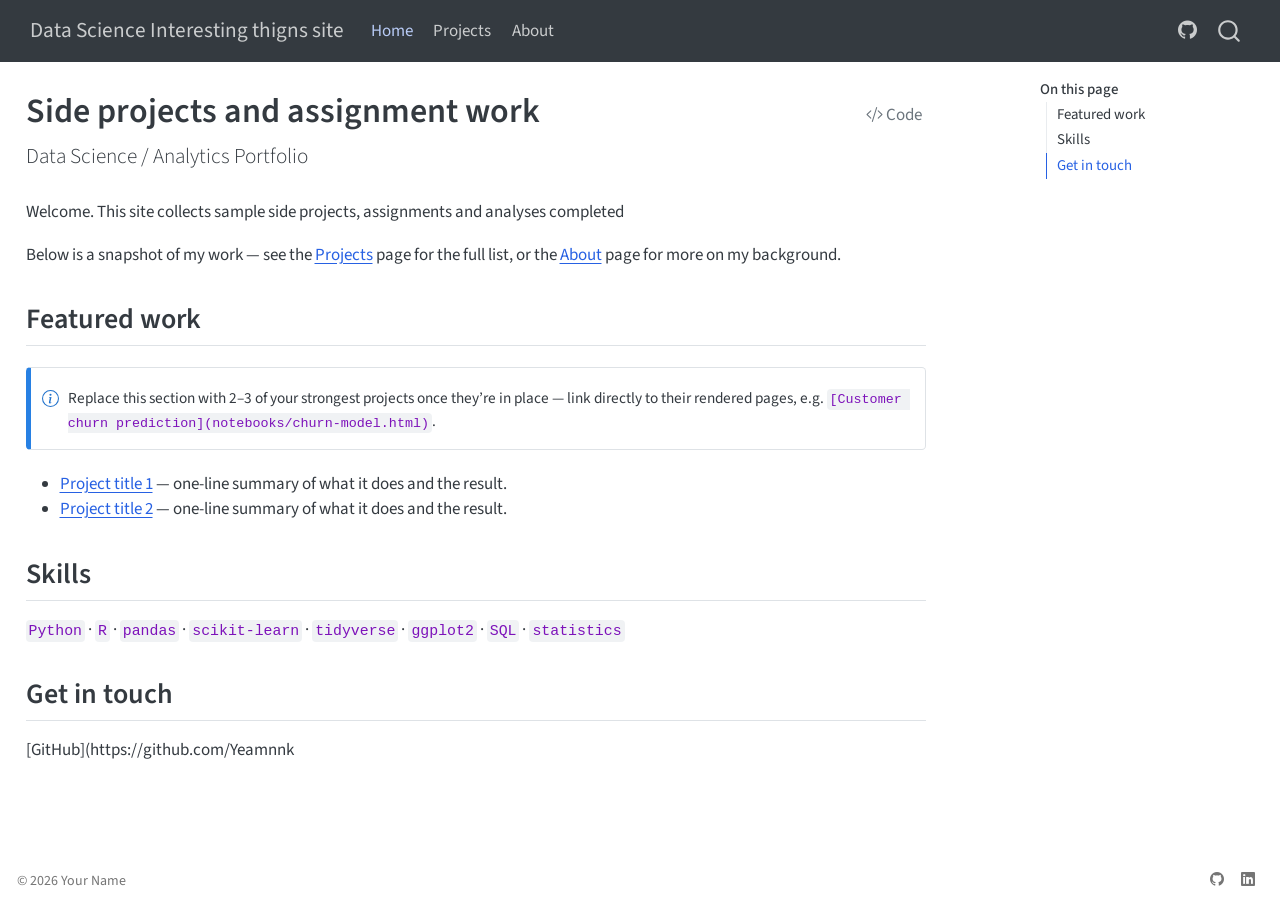
<file: index.html>
<!DOCTYPE html>
<html xmlns="http://www.w3.org/1999/xhtml" lang="en" xml:lang="en"><head>

<meta charset="utf-8">
<meta name="generator" content="quarto-1.10.18">

<meta name="viewport" content="width=device-width, initial-scale=1.0, user-scalable=yes">


<title>Side projects and assignment work – Data Science Interesting thigns site</title>
<style>
/* Default styles provided by pandoc.
** See https://pandoc.org/MANUAL.html#variables-for-html for config info.
*/
span.smallcaps{font-variant: small-caps;}
div.columns{display: flex; gap: 1.5em;}
div.column{flex: auto;}
@media screen {
div.columns{gap: min(4vw, 1.5em);}
div.column{overflow-x: auto;}
}
div.hanging-indent{margin-left: 1.5em; text-indent: -1.5em;}
ul.task-list{list-style: none;}
ul.task-list li input[type="checkbox"] {
  width: 0.8em;
  margin: 0 0.8em 0.2em -1em; /* quarto-specific, see https://github.com/quarto-dev/quarto-cli/issues/4556 */ 
  vertical-align: middle;
}
/* CSS for syntax highlighting */
html { -webkit-text-size-adjust: 100%; }
pre > code.sourceCode { white-space: pre; position: relative; }
pre > code.sourceCode > span { display: inline-block; line-height: 1.25; }
pre > code.sourceCode > span:empty { height: 1.2em; }
.sourceCode { overflow: visible; }
code.sourceCode > span { color: inherit; text-decoration: inherit; }
div.sourceCode { margin: 1em 0; }
pre.sourceCode { margin: 0; }
@media screen {
div.sourceCode { overflow: auto; }
}
@media print {
pre > code.sourceCode { white-space: pre-wrap; }
pre > code.sourceCode > span { text-indent: -5em; padding-left: 5em; }
}
pre.numberSource code
  { counter-reset: source-line 0; }
pre.numberSource code > span
  { position: relative; left: -4em; counter-increment: source-line; }
pre.numberSource code > span > a:first-child::before
  { content: counter(source-line);
    position: relative; left: -1em; text-align: right; vertical-align: baseline;
    border: none; display: inline-block;
    -webkit-touch-callout: none; -webkit-user-select: none;
    -khtml-user-select: none; -moz-user-select: none;
    -ms-user-select: none; user-select: none;
    padding: 0 4px; width: 4em;
  }
pre.numberSource { margin-left: 3em;  padding-left: 4px; }
div.sourceCode
  {   }
@media screen {
pre > code.sourceCode > span > a:first-child::before { text-decoration: underline; }
}
</style>


<script src="site_libs/quarto-nav/quarto-nav.js"></script>
<script src="site_libs/quarto-nav/headroom.min.js"></script>
<script src="site_libs/clipboard/clipboard.min.js"></script>
<script src="site_libs/quarto-search/autocomplete.umd.js"></script>
<script src="site_libs/quarto-search/fuse.min.js"></script>
<script src="site_libs/quarto-search/quarto-search.js"></script>
<meta name="quarto:offset" content="./">
<script src="site_libs/quarto-html/quarto.js" type="module"></script>
<script src="site_libs/quarto-html/tabsets/tabsets.js" type="module"></script>
<script src="site_libs/quarto-html/popper.min.js"></script>
<script src="site_libs/quarto-html/tippy.umd.min.js"></script>
<script src="site_libs/quarto-html/anchor.min.js"></script>
<link href="site_libs/quarto-html/tippy.css" rel="stylesheet">
<link href="site_libs/quarto-html/quarto-syntax-highlighting-64a204ab8560d761af7679ceaba22944.css" rel="stylesheet" id="quarto-text-highlighting-styles">
<script src="site_libs/bootstrap/bootstrap.min.js"></script>
<link href="site_libs/bootstrap/bootstrap-icons.css" rel="stylesheet">
<link href="site_libs/bootstrap/bootstrap-d57f2d73581145ef48db94a814ca1f2d.min.css" rel="stylesheet" append-hash="true" id="quarto-bootstrap" data-mode="light">
<script id="quarto-search-options" type="application/json">{
  "location": "navbar",
  "copy-button": false,
  "collapse-after": 3,
  "panel-placement": "end",
  "type": "overlay",
  "limit": 50,
  "keyboard-shortcut": [
    "f",
    "/",
    "s"
  ],
  "show-item-context": false,
  "language": {
    "search-no-results-text": "No results",
    "search-matching-documents-text": "matching documents",
    "search-copy-link-title": "Copy link to search",
    "search-hide-matches-text": "Hide additional matches",
    "search-more-match-text": "more match in this document",
    "search-more-matches-text": "more matches in this document",
    "search-clear-button-title": "Clear",
    "search-text-placeholder": "",
    "search-detached-cancel-button-title": "Cancel",
    "search-submit-button-title": "Submit",
    "search-label": "Search"
  }
}</script>
<style>html{ scroll-behavior: smooth; }</style>


<link rel="stylesheet" href="styles.css">
</head>

<body class="nav-fixed quarto-light">

<div id="quarto-search-results"></div>
  <header id="quarto-header" class="headroom fixed-top">
    <nav class="navbar navbar-expand-lg " data-bs-theme="dark">
      <div class="navbar-container container-fluid">
      <div class="navbar-brand-container mx-auto">
    <a class="navbar-brand" href="./index.html">
    <span class="navbar-title">Data Science Interesting thigns site</span>
    </a>
  </div>
            <div id="quarto-search" class="" title="Search"></div>
          <button class="navbar-toggler" type="button" data-bs-toggle="collapse" data-bs-target="#navbarCollapse" aria-controls="navbarCollapse" role="menu" aria-expanded="false" aria-label="Toggle navigation" onclick="if (window.quartoToggleHeadroom) { window.quartoToggleHeadroom(); }">
  <span class="navbar-toggler-icon"></span>
</button>
          <div class="collapse navbar-collapse" id="navbarCollapse">
            <ul class="navbar-nav navbar-nav-scroll me-auto">
  <li class="nav-item">
    <a class="nav-link active" href="./index.html" aria-current="page"> 
<span class="menu-text">Home</span></a>
  </li>  
  <li class="nav-item">
    <a class="nav-link" href="./projects.html"> 
<span class="menu-text">Projects</span></a>
  </li>  
  <li class="nav-item">
    <a class="nav-link" href="./about.html"> 
<span class="menu-text">About</span></a>
  </li>  
</ul>
            <ul class="navbar-nav navbar-nav-scroll ms-auto">
  <li class="nav-item compact">
    <a class="nav-link" href="https://github.com/eamonnk/datascience"> <i class="bi bi-github" role="img" aria-label="GitHub repo">
</i> 
<span class="menu-text"></span></a>
  </li>  
</ul>
          </div> <!-- /navcollapse -->
            <div class="quarto-navbar-tools">
</div>
      </div> <!-- /container-fluid -->
    </nav>
</header>
<!-- content -->
<div id="quarto-content" class="quarto-container page-columns page-rows-contents page-layout-full page-navbar">
<!-- sidebar -->
<!-- margin-sidebar -->
    <div id="quarto-margin-sidebar" class="sidebar margin-sidebar">
        <nav id="TOC" role="doc-toc" class="toc-active">
    <h2 id="toc-title">On this page</h2>
   
  <ul>
  <li><a href="#featured-work" id="toc-featured-work" class="nav-link active" data-scroll-target="#featured-work">Featured work</a></li>
  <li><a href="#skills" id="toc-skills" class="nav-link" data-scroll-target="#skills">Skills</a></li>
  <li><a href="#get-in-touch" id="toc-get-in-touch" class="nav-link" data-scroll-target="#get-in-touch">Get in touch</a></li>
  </ul>
</nav>
    </div>
<!-- main -->
<main class="content column-page-left" id="quarto-document-content">

<header id="title-block-header" class="quarto-title-block default">
<div class="quarto-title">
<div class="quarto-title-block"><div><h1 class="title">Side projects and assignment work</h1><button type="button" class="btn code-tools-button" id="quarto-code-tools-source"><i class="bi"></i> Code</button></div></div>
<p class="subtitle lead">Data Science / Analytics Portfolio</p>
</div>



<div class="quarto-title-meta column-page-left">

    
  
    
  </div>
  


</header>


<p>Welcome. This site collects sample side projects, assignments and analyses completed</p>
<p>Below is a snapshot of my work — see the <a href="./projects.html">Projects</a> page for the full list, or the <a href="./about.html">About</a> page for more on my background.</p>
<section id="featured-work" class="level2">
<h2 class="anchored" data-anchor-id="featured-work">Featured work</h2>
<div class="callout callout-style-simple callout-note">
<div class="callout-body d-flex">
<div class="callout-icon-container">
<i class="callout-icon"></i>
</div>
<div class="callout-body-container">
<p>Replace this section with 2–3 of your strongest projects once they’re in place — link directly to their rendered pages, e.g. <code>[Customer churn prediction](notebooks/churn-model.html)</code>.</p>
</div>
</div>
</div>
<ul>
<li><strong><a href="notebooks/example-notebook.html">Project title 1</a></strong> — one-line summary of what it does and the result.</li>
<li><strong><a href="r-projects/example-analysis.html">Project title 2</a></strong> — one-line summary of what it does and the result.</li>
</ul>
</section>
<section id="skills" class="level2">
<h2 class="anchored" data-anchor-id="skills">Skills</h2>
<p><code>Python</code> · <code>R</code> · <code>pandas</code> · <code>scikit-learn</code> · <code>tidyverse</code> · <code>ggplot2</code> · <code>SQL</code> · <code>statistics</code></p>
</section>
<section id="get-in-touch" class="level2">
<h2 class="anchored" data-anchor-id="get-in-touch">Get in touch</h2>
<p>[GitHub](https://github.com/Yeamnnk</p>


<!-- -->

</section>

</main> <!-- /main -->
<script id="quarto-html-after-body" type="application/javascript">
  window.document.addEventListener("DOMContentLoaded", function (event) {
    const icon = "";
    const anchorJS = new window.AnchorJS();
    anchorJS.options = {
      placement: 'right',
      icon: icon
    };
    anchorJS.add('.anchored');
    const isCodeAnnotation = (el) => {
      for (const clz of el.classList) {
        if (clz.startsWith('code-annotation-')) {                     
          return true;
        }
      }
      return false;
    }
    const onCopySuccess = function(e) {
      // button target
      const button = e.trigger;
      // don't keep focus
      button.blur();
      // flash "checked"
      button.classList.add('code-copy-button-checked');
      var currentTitle = button.getAttribute("title");
      button.setAttribute("title", "Copied!");
      let tooltip;
      if (window.bootstrap) {
        button.setAttribute("data-bs-toggle", "tooltip");
        button.setAttribute("data-bs-placement", "left");
        button.setAttribute("data-bs-title", "Copied!");
        tooltip = new bootstrap.Tooltip(button, 
          { trigger: "manual", 
            customClass: "code-copy-button-tooltip",
            offset: [0, -8]});
        tooltip.show();    
      }
      setTimeout(function() {
        if (tooltip) {
          tooltip.hide();
          button.removeAttribute("data-bs-title");
          button.removeAttribute("data-bs-toggle");
          button.removeAttribute("data-bs-placement");
        }
        button.setAttribute("title", currentTitle);
        button.classList.remove('code-copy-button-checked');
      }, 1000);
      // clear code selection
      e.clearSelection();
    }
    const getTextToCopy = function(trigger) {
      const outerScaffold = trigger.parentElement.cloneNode(true);
      const codeEl = outerScaffold.querySelector('code');
      for (const childEl of codeEl.children) {
        if (isCodeAnnotation(childEl)) {
          childEl.remove();
        }
      }
      return codeEl.innerText;
    }
    const clipboard = new window.ClipboardJS('.code-copy-button:not([data-in-quarto-modal])', {
      text: getTextToCopy
    });
    clipboard.on('success', onCopySuccess);
    if (window.document.getElementById('quarto-embedded-source-code-modal')) {
      const clipboardModal = new window.ClipboardJS('.code-copy-button[data-in-quarto-modal]', {
        text: getTextToCopy,
        container: window.document.getElementById('quarto-embedded-source-code-modal')
      });
      clipboardModal.on('success', onCopySuccess);
    }
    const viewSource = window.document.getElementById('quarto-view-source') ||
                       window.document.getElementById('quarto-code-tools-source');
    if (viewSource) {
      const sourceUrl = viewSource.getAttribute("data-quarto-source-url");
      viewSource.addEventListener("click", function(e) {
        if (sourceUrl) {
          // rstudio viewer pane
          if (/\bcapabilities=\b/.test(window.location)) {
            window.open(sourceUrl);
          } else {
            window.location.href = sourceUrl;
          }
        } else {
          const modal = new bootstrap.Modal(document.getElementById('quarto-embedded-source-code-modal'));
          modal.show();
        }
        return false;
      });
    }
    function toggleCodeHandler(show) {
      return function(e) {
        const cellDetails = window.document.querySelectorAll(".cell details.code-fold");
        for (let i=0; i<cellDetails.length; i++) {
          const details = cellDetails[i];
          if (show) {
            details.open = true;
          } else {
            details.removeAttribute("open");
          }
        }
        const cellCodeDivs = window.document.querySelectorAll(".cell div.sourceCode.cell-code");
        const fromCls = show ? "hidden" : "unhidden";
        const toCls = show ? "unhidden" : "hidden";
        for (let i=0; i<cellCodeDivs.length; i++) {
          const codeDiv = cellCodeDivs[i];
          if (codeDiv.classList.contains(fromCls)) {
            codeDiv.classList.remove(fromCls);
            codeDiv.classList.add(toCls);
          } 
        }
        return false;
      }
    }
    const hideAllCode = window.document.getElementById("quarto-hide-all-code");
    if (hideAllCode) {
      hideAllCode.addEventListener("click", toggleCodeHandler(false));
    }
    const showAllCode = window.document.getElementById("quarto-show-all-code");
    if (showAllCode) {
      showAllCode.addEventListener("click", toggleCodeHandler(true));
    }
      var localhostRegex = new RegExp(/^(?:http|https):\/\/localhost\:?[0-9]*\//);
      var mailtoRegex = new RegExp(/^mailto:/);
        var filterRegex = new RegExp("https:\/\/eamonnk\.github\.io\/datascience");
      var isInternal = (href) => {
          return filterRegex.test(href) || localhostRegex.test(href) || mailtoRegex.test(href);
      }
      // Inspect non-navigation links and adorn them if external
     var links = window.document.querySelectorAll('a[href]:not(.nav-link):not(.navbar-brand):not(.toc-action):not(.sidebar-link):not(.sidebar-item-toggle):not(.pagination-link):not(.no-external):not([aria-hidden]):not(.dropdown-item):not(.quarto-navigation-tool):not(.about-link)');
      for (var i=0; i<links.length; i++) {
        const link = links[i];
        if (!isInternal(link.href)) {
          // undo the damage that might have been done by quarto-nav.js in the case of
          // links that we want to consider external
          if (link.dataset.originalHref !== undefined) {
            link.href = link.dataset.originalHref;
          }
        }
      }
    function tippyHover(el, contentFn, onTriggerFn, onUntriggerFn) {
      const config = {
        allowHTML: true,
        maxWidth: 500,
        delay: 100,
        arrow: false,
        appendTo: function(el) {
            return el.parentElement;
        },
        interactive: true,
        interactiveBorder: 10,
        theme: 'quarto',
        placement: 'bottom-start',
      };
      if (contentFn) {
        config.content = contentFn;
      }
      if (onTriggerFn) {
        config.onTrigger = onTriggerFn;
      }
      if (onUntriggerFn) {
        config.onUntrigger = onUntriggerFn;
      }
      window.tippy(el, config); 
    }
    const noterefs = window.document.querySelectorAll('a[role="doc-noteref"]');
    for (var i=0; i<noterefs.length; i++) {
      const ref = noterefs[i];
      tippyHover(ref, function() {
        // use id or data attribute instead here
        let href = ref.getAttribute('data-footnote-href') || ref.getAttribute('href');
        try { href = new URL(href).hash; } catch {}
        const id = href.replace(/^#\/?/, "");
        const note = window.document.getElementById(id);
        if (note) {
          return note.innerHTML;
        } else {
          return "";
        }
      });
    }
    const xrefs = window.document.querySelectorAll('a.quarto-xref');
    const processXRef = (id, note) => {
      // Strip column container classes
      const stripColumnClz = (el) => {
        el.classList.remove("page-full", "page-columns");
        if (el.children) {
          for (const child of el.children) {
            stripColumnClz(child);
          }
        }
      }
      stripColumnClz(note)
      if (id === null || id.startsWith('sec-')) {
        // Special case sections, only their first couple elements
        const container = document.createElement("div");
        if (note.children && note.children.length > 2) {
          container.appendChild(note.children[0].cloneNode(true));
          for (let i = 1; i < note.children.length; i++) {
            const child = note.children[i];
            if (child.tagName === "P" && child.innerText === "") {
              continue;
            } else {
              container.appendChild(child.cloneNode(true));
              break;
            }
          }
          if (window.Quarto?.typesetMath) {
            window.Quarto.typesetMath(container);
          }
          return container.innerHTML
        } else {
          if (window.Quarto?.typesetMath) {
            window.Quarto.typesetMath(note);
          }
          return note.innerHTML;
        }
      } else {
        // Remove any anchor links if they are present
        const anchorLink = note.querySelector('a.anchorjs-link');
        if (anchorLink) {
          anchorLink.remove();
        }
        if (window.Quarto?.typesetMath) {
          window.Quarto.typesetMath(note);
        }
        if (note.classList.contains("callout")) {
          return note.outerHTML;
        } else {
          return note.innerHTML;
        }
      }
    }
    for (var i=0; i<xrefs.length; i++) {
      const xref = xrefs[i];
      tippyHover(xref, undefined, function(instance) {
        instance.disable();
        let url = xref.getAttribute('href');
        let hash = undefined; 
        if (url.startsWith('#')) {
          hash = url;
        } else {
          try { hash = new URL(url).hash; } catch {}
        }
        if (hash) {
          const id = hash.replace(/^#\/?/, "");
          const note = window.document.getElementById(id);
          if (note !== null) {
            try {
              const html = processXRef(id, note.cloneNode(true));
              instance.setContent(html);
            } finally {
              instance.enable();
              instance.show();
            }
          } else {
            // See if we can fetch this
            fetch(url.split('#')[0])
            .then(res => res.text())
            .then(html => {
              const parser = new DOMParser();
              const htmlDoc = parser.parseFromString(html, "text/html");
              const note = htmlDoc.getElementById(id);
              if (note !== null) {
                const html = processXRef(id, note);
                instance.setContent(html);
              } 
            }).finally(() => {
              instance.enable();
              instance.show();
            });
          }
        } else {
          // See if we can fetch a full url (with no hash to target)
          // This is a special case and we should probably do some content thinning / targeting
          fetch(url)
          .then(res => res.text())
          .then(html => {
            const parser = new DOMParser();
            const htmlDoc = parser.parseFromString(html, "text/html");
            const note = htmlDoc.querySelector('main.content');
            if (note !== null) {
              // This should only happen for chapter cross references
              // (since there is no id in the URL)
              // remove the first header
              if (note.children.length > 0 && note.children[0].tagName === "HEADER") {
                note.children[0].remove();
              }
              const html = processXRef(null, note);
              instance.setContent(html);
            } 
          }).finally(() => {
            instance.enable();
            instance.show();
          });
        }
      }, function(instance) {
      });
    }
        let selectedAnnoteEl;
        const selectorForAnnotation = ( cell, annotation) => {
          let cellAttr = 'data-code-cell="' + cell + '"';
          let lineAttr = 'data-code-annotation="' +  annotation + '"';
          const selector = 'span[' + cellAttr + '][' + lineAttr + ']';
          return selector;
        }
        const selectCodeLines = (annoteEl) => {
          const doc = window.document;
          const targetCell = annoteEl.getAttribute("data-target-cell");
          const targetAnnotation = annoteEl.getAttribute("data-target-annotation");
          const annoteSpan = window.document.querySelector(selectorForAnnotation(targetCell, targetAnnotation));
          const lines = annoteSpan.getAttribute("data-code-lines").split(",");
          const lineIds = lines.map((line) => {
            return targetCell + "-" + line;
          })
          let top = null;
          let height = null;
          let parent = null;
          if (lineIds.length > 0) {
              //compute the position of the single el (top and bottom and make a div)
              const el = window.document.getElementById(lineIds[0]);
              top = el.offsetTop;
              height = el.offsetHeight;
              parent = el.parentElement.parentElement;
            if (lineIds.length > 1) {
              const lastEl = window.document.getElementById(lineIds[lineIds.length - 1]);
              const bottom = lastEl.offsetTop + lastEl.offsetHeight;
              height = bottom - top;
            }
            if (top !== null && height !== null && parent !== null) {
              // cook up a div (if necessary) and position it 
              let div = window.document.getElementById("code-annotation-line-highlight");
              if (div === null) {
                div = window.document.createElement("div");
                div.setAttribute("id", "code-annotation-line-highlight");
                div.style.position = 'absolute';
                parent.appendChild(div);
              }
              div.style.top = top - 2 + "px";
              div.style.height = height + 4 + "px";
              div.style.left = 0;
              let gutterDiv = window.document.getElementById("code-annotation-line-highlight-gutter");
              if (gutterDiv === null) {
                gutterDiv = window.document.createElement("div");
                gutterDiv.setAttribute("id", "code-annotation-line-highlight-gutter");
                gutterDiv.style.position = 'absolute';
                const codeCell = window.document.getElementById(targetCell);
                const gutter = codeCell.querySelector('.code-annotation-gutter');
                gutter.appendChild(gutterDiv);
              }
              gutterDiv.style.top = top - 2 + "px";
              gutterDiv.style.height = height + 4 + "px";
            }
            selectedAnnoteEl = annoteEl;
          }
        };
        const unselectCodeLines = () => {
          const elementsIds = ["code-annotation-line-highlight", "code-annotation-line-highlight-gutter"];
          elementsIds.forEach((elId) => {
            const div = window.document.getElementById(elId);
            if (div) {
              div.remove();
            }
          });
          selectedAnnoteEl = undefined;
        };
          // Handle positioning of the toggle
      window.addEventListener(
        "resize",
        throttle(() => {
          elRect = undefined;
          if (selectedAnnoteEl) {
            selectCodeLines(selectedAnnoteEl);
          }
        }, 10)
      );
      function throttle(fn, ms) {
      let throttle = false;
      let timer;
        return (...args) => {
          if(!throttle) { // first call gets through
              fn.apply(this, args);
              throttle = true;
          } else { // all the others get throttled
              if(timer) clearTimeout(timer); // cancel #2
              timer = setTimeout(() => {
                fn.apply(this, args);
                timer = throttle = false;
              }, ms);
          }
        };
      }
        // Attach click handler to the DT
        const annoteDls = window.document.querySelectorAll('dt[data-target-cell]');
        for (const annoteDlNode of annoteDls) {
          annoteDlNode.addEventListener('click', (event) => {
            const clickedEl = event.target;
            if (clickedEl !== selectedAnnoteEl) {
              unselectCodeLines();
              const activeEl = window.document.querySelector('dt[data-target-cell].code-annotation-active');
              if (activeEl) {
                activeEl.classList.remove('code-annotation-active');
              }
              selectCodeLines(clickedEl);
              clickedEl.classList.add('code-annotation-active');
            } else {
              // Unselect the line
              unselectCodeLines();
              clickedEl.classList.remove('code-annotation-active');
            }
          });
        }
    const findCites = (el) => {
      const parentEl = el.parentElement;
      if (parentEl) {
        const cites = parentEl.dataset.cites;
        if (cites) {
          return {
            el,
            cites: cites.split(' ')
          };
        } else {
          return findCites(el.parentElement)
        }
      } else {
        return undefined;
      }
    };
    var bibliorefs = window.document.querySelectorAll('a[role="doc-biblioref"]');
    for (var i=0; i<bibliorefs.length; i++) {
      const ref = bibliorefs[i];
      const citeInfo = findCites(ref);
      if (citeInfo) {
        tippyHover(citeInfo.el, function() {
          var popup = window.document.createElement('div');
          citeInfo.cites.forEach(function(cite) {
            var citeDiv = window.document.createElement('div');
            citeDiv.classList.add('hanging-indent');
            citeDiv.classList.add('csl-entry');
            var biblioDiv = window.document.getElementById('ref-' + cite);
            if (biblioDiv) {
              citeDiv.innerHTML = biblioDiv.innerHTML;
            }
            popup.appendChild(citeDiv);
          });
          return popup.innerHTML;
        });
      }
    }
  });
  </script><div class="modal fade" id="quarto-embedded-source-code-modal" tabindex="-1" aria-labelledby="quarto-embedded-source-code-modal-label" aria-hidden="true"><div class="modal-dialog modal-dialog-scrollable"><div class="modal-content"><div class="modal-header"><h5 class="modal-title" id="quarto-embedded-source-code-modal-label">Source Code</h5><button class="btn-close" data-bs-dismiss="modal"></button></div><div class="modal-body"><div class="">
<div class="code-copy-outer-scaffold"><div class="sourceCode" id="cb1" data-shortcodes="false"><pre class="sourceCode markdown code-with-copy"><code class="sourceCode markdown"><span id="cb1-1"><a href="#cb1-1" aria-hidden="true" tabindex="-1"></a><span class="co">---</span></span>
<span id="cb1-2"><a href="#cb1-2" aria-hidden="true" tabindex="-1"></a><span class="an">title:</span><span class="co"> "Side projects and assignment work"</span></span>
<span id="cb1-3"><a href="#cb1-3" aria-hidden="true" tabindex="-1"></a><span class="an">subtitle:</span><span class="co"> "Data Science / Analytics Portfolio"</span></span>
<span id="cb1-4"><a href="#cb1-4" aria-hidden="true" tabindex="-1"></a><span class="an">page-layout:</span><span class="co"> full</span></span>
<span id="cb1-5"><a href="#cb1-5" aria-hidden="true" tabindex="-1"></a><span class="co">---</span></span>
<span id="cb1-6"><a href="#cb1-6" aria-hidden="true" tabindex="-1"></a></span>
<span id="cb1-7"><a href="#cb1-7" aria-hidden="true" tabindex="-1"></a>Welcome. This site collects sample side projects, assignments and analyses completed</span>
<span id="cb1-8"><a href="#cb1-8" aria-hidden="true" tabindex="-1"></a></span>
<span id="cb1-9"><a href="#cb1-9" aria-hidden="true" tabindex="-1"></a></span>
<span id="cb1-10"><a href="#cb1-10" aria-hidden="true" tabindex="-1"></a>Below is a snapshot of my work — see the</span>
<span id="cb1-11"><a href="#cb1-11" aria-hidden="true" tabindex="-1"></a><span class="co">[</span><span class="ot">Projects</span><span class="co">](projects.qmd)</span> page for the full list, or the <span class="co">[</span><span class="ot">About</span><span class="co">](about.qmd)</span></span>
<span id="cb1-12"><a href="#cb1-12" aria-hidden="true" tabindex="-1"></a>page for more on my background.</span>
<span id="cb1-13"><a href="#cb1-13" aria-hidden="true" tabindex="-1"></a></span>
<span id="cb1-14"><a href="#cb1-14" aria-hidden="true" tabindex="-1"></a><span class="fu">## Featured work</span></span>
<span id="cb1-15"><a href="#cb1-15" aria-hidden="true" tabindex="-1"></a></span>
<span id="cb1-16"><a href="#cb1-16" aria-hidden="true" tabindex="-1"></a>::: {.callout-note appearance="simple"}</span>
<span id="cb1-17"><a href="#cb1-17" aria-hidden="true" tabindex="-1"></a>Replace this section with 2–3 of your strongest projects once they're in</span>
<span id="cb1-18"><a href="#cb1-18" aria-hidden="true" tabindex="-1"></a>place — link directly to their rendered pages, e.g.</span>
<span id="cb1-19"><a href="#cb1-19" aria-hidden="true" tabindex="-1"></a><span class="in">`[Customer churn prediction](notebooks/churn-model.html)`</span>.</span>
<span id="cb1-20"><a href="#cb1-20" aria-hidden="true" tabindex="-1"></a>:::</span>
<span id="cb1-21"><a href="#cb1-21" aria-hidden="true" tabindex="-1"></a></span>
<span id="cb1-22"><a href="#cb1-22" aria-hidden="true" tabindex="-1"></a><span class="ss">- </span>**[Project title 1](notebooks/example-notebook.html)** — one-line summary of what it does and the result.</span>
<span id="cb1-23"><a href="#cb1-23" aria-hidden="true" tabindex="-1"></a><span class="ss">- </span>**[Project title 2](r-projects/example-analysis.html)** — one-line summary of what it does and the result.</span>
<span id="cb1-24"><a href="#cb1-24" aria-hidden="true" tabindex="-1"></a></span>
<span id="cb1-25"><a href="#cb1-25" aria-hidden="true" tabindex="-1"></a><span class="fu">## Skills</span></span>
<span id="cb1-26"><a href="#cb1-26" aria-hidden="true" tabindex="-1"></a></span>
<span id="cb1-27"><a href="#cb1-27" aria-hidden="true" tabindex="-1"></a><span class="in">`Python`</span> · <span class="in">`R`</span> · <span class="in">`pandas`</span> · <span class="in">`scikit-learn`</span> · <span class="in">`tidyverse`</span> · <span class="in">`ggplot2`</span> · <span class="in">`SQL`</span> · <span class="in">`statistics`</span></span>
<span id="cb1-28"><a href="#cb1-28" aria-hidden="true" tabindex="-1"></a></span>
<span id="cb1-29"><a href="#cb1-29" aria-hidden="true" tabindex="-1"></a><span class="fu">## Get in touch</span></span>
<span id="cb1-30"><a href="#cb1-30" aria-hidden="true" tabindex="-1"></a></span>
<span id="cb1-31"><a href="#cb1-31" aria-hidden="true" tabindex="-1"></a><span class="co">[</span><span class="ot">GitHub</span><span class="co">]</span>(https://github.com/Yeamnnk </span></code></pre></div><button title="Copy to Clipboard" class="code-copy-button" data-in-quarto-modal=""><i class="bi"></i></button></div>
</div></div></div></div></div>
</div> <!-- /content -->
<footer class="footer">
  <div class="nav-footer">
    <div class="nav-footer-left">
<p>© 2026 Your Name</p>
</div>   
    <div class="nav-footer-center">
      &nbsp;
    </div>
    <div class="nav-footer-right">
      <ul class="footer-items list-unstyled">
    <li class="nav-item compact">
    <a class="nav-link" href="https://github.com/eamonnk">
      <i class="bi bi-github" role="img">
</i> 
    </a>
  </li>  
    <li class="nav-item compact">
    <a class="nav-link" href="https://linkedin.com/in/YOUR-LINKEDIN">
      <i class="bi bi-linkedin" role="img">
</i> 
    </a>
  </li>  
</ul>
    </div>
  </div>
</footer>




<script src="site_libs/quarto-html/zenscroll-min.js"></script>
</body></html>
</file>
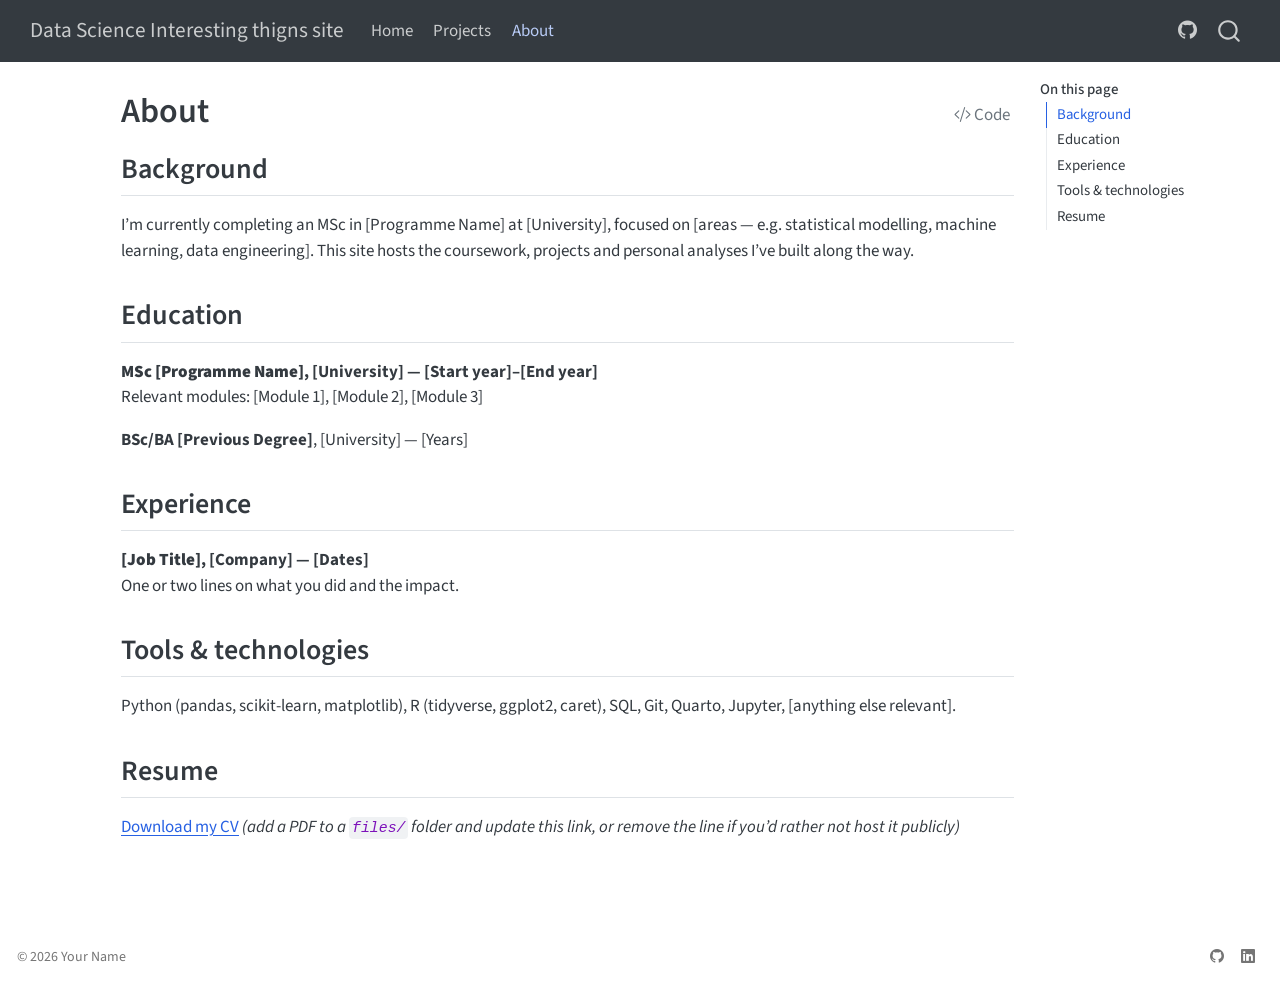
<file: about.html>
<!DOCTYPE html>
<html xmlns="http://www.w3.org/1999/xhtml" lang="en" xml:lang="en"><head>

<meta charset="utf-8">
<meta name="generator" content="quarto-1.10.18">

<meta name="viewport" content="width=device-width, initial-scale=1.0, user-scalable=yes">


<title>About – Data Science Interesting thigns site</title>
<style>
/* Default styles provided by pandoc.
** See https://pandoc.org/MANUAL.html#variables-for-html for config info.
*/
span.smallcaps{font-variant: small-caps;}
div.columns{display: flex; gap: 1.5em;}
div.column{flex: auto;}
@media screen {
div.columns{gap: min(4vw, 1.5em);}
div.column{overflow-x: auto;}
}
div.hanging-indent{margin-left: 1.5em; text-indent: -1.5em;}
ul.task-list{list-style: none;}
ul.task-list li input[type="checkbox"] {
  width: 0.8em;
  margin: 0 0.8em 0.2em -1em; /* quarto-specific, see https://github.com/quarto-dev/quarto-cli/issues/4556 */ 
  vertical-align: middle;
}
/* CSS for syntax highlighting */
html { -webkit-text-size-adjust: 100%; }
pre > code.sourceCode { white-space: pre; position: relative; }
pre > code.sourceCode > span { display: inline-block; line-height: 1.25; }
pre > code.sourceCode > span:empty { height: 1.2em; }
.sourceCode { overflow: visible; }
code.sourceCode > span { color: inherit; text-decoration: inherit; }
div.sourceCode { margin: 1em 0; }
pre.sourceCode { margin: 0; }
@media screen {
div.sourceCode { overflow: auto; }
}
@media print {
pre > code.sourceCode { white-space: pre-wrap; }
pre > code.sourceCode > span { text-indent: -5em; padding-left: 5em; }
}
pre.numberSource code
  { counter-reset: source-line 0; }
pre.numberSource code > span
  { position: relative; left: -4em; counter-increment: source-line; }
pre.numberSource code > span > a:first-child::before
  { content: counter(source-line);
    position: relative; left: -1em; text-align: right; vertical-align: baseline;
    border: none; display: inline-block;
    -webkit-touch-callout: none; -webkit-user-select: none;
    -khtml-user-select: none; -moz-user-select: none;
    -ms-user-select: none; user-select: none;
    padding: 0 4px; width: 4em;
  }
pre.numberSource { margin-left: 3em;  padding-left: 4px; }
div.sourceCode
  {   }
@media screen {
pre > code.sourceCode > span > a:first-child::before { text-decoration: underline; }
}
</style>


<script src="site_libs/quarto-nav/quarto-nav.js"></script>
<script src="site_libs/quarto-nav/headroom.min.js"></script>
<script src="site_libs/clipboard/clipboard.min.js"></script>
<script src="site_libs/quarto-search/autocomplete.umd.js"></script>
<script src="site_libs/quarto-search/fuse.min.js"></script>
<script src="site_libs/quarto-search/quarto-search.js"></script>
<meta name="quarto:offset" content="./">
<script src="site_libs/quarto-html/quarto.js" type="module"></script>
<script src="site_libs/quarto-html/tabsets/tabsets.js" type="module"></script>
<script src="site_libs/quarto-html/popper.min.js"></script>
<script src="site_libs/quarto-html/tippy.umd.min.js"></script>
<script src="site_libs/quarto-html/anchor.min.js"></script>
<link href="site_libs/quarto-html/tippy.css" rel="stylesheet">
<link href="site_libs/quarto-html/quarto-syntax-highlighting-64a204ab8560d761af7679ceaba22944.css" rel="stylesheet" id="quarto-text-highlighting-styles">
<script src="site_libs/bootstrap/bootstrap.min.js"></script>
<link href="site_libs/bootstrap/bootstrap-icons.css" rel="stylesheet">
<link href="site_libs/bootstrap/bootstrap-d57f2d73581145ef48db94a814ca1f2d.min.css" rel="stylesheet" append-hash="true" id="quarto-bootstrap" data-mode="light">
<script id="quarto-search-options" type="application/json">{
  "location": "navbar",
  "copy-button": false,
  "collapse-after": 3,
  "panel-placement": "end",
  "type": "overlay",
  "limit": 50,
  "keyboard-shortcut": [
    "f",
    "/",
    "s"
  ],
  "show-item-context": false,
  "language": {
    "search-no-results-text": "No results",
    "search-matching-documents-text": "matching documents",
    "search-copy-link-title": "Copy link to search",
    "search-hide-matches-text": "Hide additional matches",
    "search-more-match-text": "more match in this document",
    "search-more-matches-text": "more matches in this document",
    "search-clear-button-title": "Clear",
    "search-text-placeholder": "",
    "search-detached-cancel-button-title": "Cancel",
    "search-submit-button-title": "Submit",
    "search-label": "Search"
  }
}</script>
<style>html{ scroll-behavior: smooth; }</style>


<link rel="stylesheet" href="styles.css">
</head>

<body class="nav-fixed quarto-light">

<div id="quarto-search-results"></div>
  <header id="quarto-header" class="headroom fixed-top">
    <nav class="navbar navbar-expand-lg " data-bs-theme="dark">
      <div class="navbar-container container-fluid">
      <div class="navbar-brand-container mx-auto">
    <a class="navbar-brand" href="./index.html">
    <span class="navbar-title">Data Science Interesting thigns site</span>
    </a>
  </div>
            <div id="quarto-search" class="" title="Search"></div>
          <button class="navbar-toggler" type="button" data-bs-toggle="collapse" data-bs-target="#navbarCollapse" aria-controls="navbarCollapse" role="menu" aria-expanded="false" aria-label="Toggle navigation" onclick="if (window.quartoToggleHeadroom) { window.quartoToggleHeadroom(); }">
  <span class="navbar-toggler-icon"></span>
</button>
          <div class="collapse navbar-collapse" id="navbarCollapse">
            <ul class="navbar-nav navbar-nav-scroll me-auto">
  <li class="nav-item">
    <a class="nav-link" href="./index.html"> 
<span class="menu-text">Home</span></a>
  </li>  
  <li class="nav-item">
    <a class="nav-link" href="./projects.html"> 
<span class="menu-text">Projects</span></a>
  </li>  
  <li class="nav-item">
    <a class="nav-link active" href="./about.html" aria-current="page"> 
<span class="menu-text">About</span></a>
  </li>  
</ul>
            <ul class="navbar-nav navbar-nav-scroll ms-auto">
  <li class="nav-item compact">
    <a class="nav-link" href="https://github.com/eamonnk/datascience"> <i class="bi bi-github" role="img" aria-label="GitHub repo">
</i> 
<span class="menu-text"></span></a>
  </li>  
</ul>
          </div> <!-- /navcollapse -->
            <div class="quarto-navbar-tools">
</div>
      </div> <!-- /container-fluid -->
    </nav>
</header>
<!-- content -->
<div id="quarto-content" class="quarto-container page-columns page-rows-contents page-layout-article page-navbar">
<!-- sidebar -->
<!-- margin-sidebar -->
    <div id="quarto-margin-sidebar" class="sidebar margin-sidebar">
        <nav id="TOC" role="doc-toc" class="toc-active">
    <h2 id="toc-title">On this page</h2>
   
  <ul>
  <li><a href="#background" id="toc-background" class="nav-link active" data-scroll-target="#background">Background</a></li>
  <li><a href="#education" id="toc-education" class="nav-link" data-scroll-target="#education">Education</a></li>
  <li><a href="#experience" id="toc-experience" class="nav-link" data-scroll-target="#experience">Experience</a></li>
  <li><a href="#tools-technologies" id="toc-tools-technologies" class="nav-link" data-scroll-target="#tools-technologies">Tools &amp; technologies</a></li>
  <li><a href="#resume" id="toc-resume" class="nav-link" data-scroll-target="#resume">Resume</a></li>
  </ul>
</nav>
    </div>
<!-- main -->
<main class="content" id="quarto-document-content">

<header id="title-block-header" class="quarto-title-block default">
<div class="quarto-title">
<div class="quarto-title-block"><div><h1 class="title">About</h1><button type="button" class="btn code-tools-button" id="quarto-code-tools-source"><i class="bi"></i> Code</button></div></div>
</div>



<div class="quarto-title-meta">

    
  
    
  </div>
  


</header>


<section id="background" class="level2">
<h2 class="anchored" data-anchor-id="background">Background</h2>
<p>I’m currently completing an MSc in [Programme Name] at [University], focused on [areas — e.g.&nbsp;statistical modelling, machine learning, data engineering]. This site hosts the coursework, projects and personal analyses I’ve built along the way.</p>
</section>
<section id="education" class="level2">
<h2 class="anchored" data-anchor-id="education">Education</h2>
<dl>
<dt><strong>MSc [Programme Name]</strong>, [University] — [Start year]–[End year]</dt>
<dd>
Relevant modules: [Module 1], [Module 2], [Module 3]
</dd>
</dl>
<p><strong>BSc/BA [Previous Degree]</strong>, [University] — [Years]</p>
</section>
<section id="experience" class="level2">
<h2 class="anchored" data-anchor-id="experience">Experience</h2>
<dl>
<dt><strong>[Job Title]</strong>, [Company] — [Dates]</dt>
<dd>
One or two lines on what you did and the impact.
</dd>
</dl>
</section>
<section id="tools-technologies" class="level2">
<h2 class="anchored" data-anchor-id="tools-technologies">Tools &amp; technologies</h2>
<p>Python (pandas, scikit-learn, matplotlib), R (tidyverse, ggplot2, caret), SQL, Git, Quarto, Jupyter, [anything else relevant].</p>
</section>
<section id="resume" class="level2">
<h2 class="anchored" data-anchor-id="resume">Resume</h2>
<p><a href="files/cv.pdf">Download my CV</a> <em>(add a PDF to a <code>files/</code> folder and update this link, or remove the line if you’d rather not host it publicly)</em></p>


<!-- -->

</section>

</main> <!-- /main -->
<script id="quarto-html-after-body" type="application/javascript">
  window.document.addEventListener("DOMContentLoaded", function (event) {
    const icon = "";
    const anchorJS = new window.AnchorJS();
    anchorJS.options = {
      placement: 'right',
      icon: icon
    };
    anchorJS.add('.anchored');
    const isCodeAnnotation = (el) => {
      for (const clz of el.classList) {
        if (clz.startsWith('code-annotation-')) {                     
          return true;
        }
      }
      return false;
    }
    const onCopySuccess = function(e) {
      // button target
      const button = e.trigger;
      // don't keep focus
      button.blur();
      // flash "checked"
      button.classList.add('code-copy-button-checked');
      var currentTitle = button.getAttribute("title");
      button.setAttribute("title", "Copied!");
      let tooltip;
      if (window.bootstrap) {
        button.setAttribute("data-bs-toggle", "tooltip");
        button.setAttribute("data-bs-placement", "left");
        button.setAttribute("data-bs-title", "Copied!");
        tooltip = new bootstrap.Tooltip(button, 
          { trigger: "manual", 
            customClass: "code-copy-button-tooltip",
            offset: [0, -8]});
        tooltip.show();    
      }
      setTimeout(function() {
        if (tooltip) {
          tooltip.hide();
          button.removeAttribute("data-bs-title");
          button.removeAttribute("data-bs-toggle");
          button.removeAttribute("data-bs-placement");
        }
        button.setAttribute("title", currentTitle);
        button.classList.remove('code-copy-button-checked');
      }, 1000);
      // clear code selection
      e.clearSelection();
    }
    const getTextToCopy = function(trigger) {
      const outerScaffold = trigger.parentElement.cloneNode(true);
      const codeEl = outerScaffold.querySelector('code');
      for (const childEl of codeEl.children) {
        if (isCodeAnnotation(childEl)) {
          childEl.remove();
        }
      }
      return codeEl.innerText;
    }
    const clipboard = new window.ClipboardJS('.code-copy-button:not([data-in-quarto-modal])', {
      text: getTextToCopy
    });
    clipboard.on('success', onCopySuccess);
    if (window.document.getElementById('quarto-embedded-source-code-modal')) {
      const clipboardModal = new window.ClipboardJS('.code-copy-button[data-in-quarto-modal]', {
        text: getTextToCopy,
        container: window.document.getElementById('quarto-embedded-source-code-modal')
      });
      clipboardModal.on('success', onCopySuccess);
    }
    const viewSource = window.document.getElementById('quarto-view-source') ||
                       window.document.getElementById('quarto-code-tools-source');
    if (viewSource) {
      const sourceUrl = viewSource.getAttribute("data-quarto-source-url");
      viewSource.addEventListener("click", function(e) {
        if (sourceUrl) {
          // rstudio viewer pane
          if (/\bcapabilities=\b/.test(window.location)) {
            window.open(sourceUrl);
          } else {
            window.location.href = sourceUrl;
          }
        } else {
          const modal = new bootstrap.Modal(document.getElementById('quarto-embedded-source-code-modal'));
          modal.show();
        }
        return false;
      });
    }
    function toggleCodeHandler(show) {
      return function(e) {
        const cellDetails = window.document.querySelectorAll(".cell details.code-fold");
        for (let i=0; i<cellDetails.length; i++) {
          const details = cellDetails[i];
          if (show) {
            details.open = true;
          } else {
            details.removeAttribute("open");
          }
        }
        const cellCodeDivs = window.document.querySelectorAll(".cell div.sourceCode.cell-code");
        const fromCls = show ? "hidden" : "unhidden";
        const toCls = show ? "unhidden" : "hidden";
        for (let i=0; i<cellCodeDivs.length; i++) {
          const codeDiv = cellCodeDivs[i];
          if (codeDiv.classList.contains(fromCls)) {
            codeDiv.classList.remove(fromCls);
            codeDiv.classList.add(toCls);
          } 
        }
        return false;
      }
    }
    const hideAllCode = window.document.getElementById("quarto-hide-all-code");
    if (hideAllCode) {
      hideAllCode.addEventListener("click", toggleCodeHandler(false));
    }
    const showAllCode = window.document.getElementById("quarto-show-all-code");
    if (showAllCode) {
      showAllCode.addEventListener("click", toggleCodeHandler(true));
    }
      var localhostRegex = new RegExp(/^(?:http|https):\/\/localhost\:?[0-9]*\//);
      var mailtoRegex = new RegExp(/^mailto:/);
        var filterRegex = new RegExp("https:\/\/eamonnk\.github\.io\/datascience");
      var isInternal = (href) => {
          return filterRegex.test(href) || localhostRegex.test(href) || mailtoRegex.test(href);
      }
      // Inspect non-navigation links and adorn them if external
     var links = window.document.querySelectorAll('a[href]:not(.nav-link):not(.navbar-brand):not(.toc-action):not(.sidebar-link):not(.sidebar-item-toggle):not(.pagination-link):not(.no-external):not([aria-hidden]):not(.dropdown-item):not(.quarto-navigation-tool):not(.about-link)');
      for (var i=0; i<links.length; i++) {
        const link = links[i];
        if (!isInternal(link.href)) {
          // undo the damage that might have been done by quarto-nav.js in the case of
          // links that we want to consider external
          if (link.dataset.originalHref !== undefined) {
            link.href = link.dataset.originalHref;
          }
        }
      }
    function tippyHover(el, contentFn, onTriggerFn, onUntriggerFn) {
      const config = {
        allowHTML: true,
        maxWidth: 500,
        delay: 100,
        arrow: false,
        appendTo: function(el) {
            return el.parentElement;
        },
        interactive: true,
        interactiveBorder: 10,
        theme: 'quarto',
        placement: 'bottom-start',
      };
      if (contentFn) {
        config.content = contentFn;
      }
      if (onTriggerFn) {
        config.onTrigger = onTriggerFn;
      }
      if (onUntriggerFn) {
        config.onUntrigger = onUntriggerFn;
      }
      window.tippy(el, config); 
    }
    const noterefs = window.document.querySelectorAll('a[role="doc-noteref"]');
    for (var i=0; i<noterefs.length; i++) {
      const ref = noterefs[i];
      tippyHover(ref, function() {
        // use id or data attribute instead here
        let href = ref.getAttribute('data-footnote-href') || ref.getAttribute('href');
        try { href = new URL(href).hash; } catch {}
        const id = href.replace(/^#\/?/, "");
        const note = window.document.getElementById(id);
        if (note) {
          return note.innerHTML;
        } else {
          return "";
        }
      });
    }
    const xrefs = window.document.querySelectorAll('a.quarto-xref');
    const processXRef = (id, note) => {
      // Strip column container classes
      const stripColumnClz = (el) => {
        el.classList.remove("page-full", "page-columns");
        if (el.children) {
          for (const child of el.children) {
            stripColumnClz(child);
          }
        }
      }
      stripColumnClz(note)
      if (id === null || id.startsWith('sec-')) {
        // Special case sections, only their first couple elements
        const container = document.createElement("div");
        if (note.children && note.children.length > 2) {
          container.appendChild(note.children[0].cloneNode(true));
          for (let i = 1; i < note.children.length; i++) {
            const child = note.children[i];
            if (child.tagName === "P" && child.innerText === "") {
              continue;
            } else {
              container.appendChild(child.cloneNode(true));
              break;
            }
          }
          if (window.Quarto?.typesetMath) {
            window.Quarto.typesetMath(container);
          }
          return container.innerHTML
        } else {
          if (window.Quarto?.typesetMath) {
            window.Quarto.typesetMath(note);
          }
          return note.innerHTML;
        }
      } else {
        // Remove any anchor links if they are present
        const anchorLink = note.querySelector('a.anchorjs-link');
        if (anchorLink) {
          anchorLink.remove();
        }
        if (window.Quarto?.typesetMath) {
          window.Quarto.typesetMath(note);
        }
        if (note.classList.contains("callout")) {
          return note.outerHTML;
        } else {
          return note.innerHTML;
        }
      }
    }
    for (var i=0; i<xrefs.length; i++) {
      const xref = xrefs[i];
      tippyHover(xref, undefined, function(instance) {
        instance.disable();
        let url = xref.getAttribute('href');
        let hash = undefined; 
        if (url.startsWith('#')) {
          hash = url;
        } else {
          try { hash = new URL(url).hash; } catch {}
        }
        if (hash) {
          const id = hash.replace(/^#\/?/, "");
          const note = window.document.getElementById(id);
          if (note !== null) {
            try {
              const html = processXRef(id, note.cloneNode(true));
              instance.setContent(html);
            } finally {
              instance.enable();
              instance.show();
            }
          } else {
            // See if we can fetch this
            fetch(url.split('#')[0])
            .then(res => res.text())
            .then(html => {
              const parser = new DOMParser();
              const htmlDoc = parser.parseFromString(html, "text/html");
              const note = htmlDoc.getElementById(id);
              if (note !== null) {
                const html = processXRef(id, note);
                instance.setContent(html);
              } 
            }).finally(() => {
              instance.enable();
              instance.show();
            });
          }
        } else {
          // See if we can fetch a full url (with no hash to target)
          // This is a special case and we should probably do some content thinning / targeting
          fetch(url)
          .then(res => res.text())
          .then(html => {
            const parser = new DOMParser();
            const htmlDoc = parser.parseFromString(html, "text/html");
            const note = htmlDoc.querySelector('main.content');
            if (note !== null) {
              // This should only happen for chapter cross references
              // (since there is no id in the URL)
              // remove the first header
              if (note.children.length > 0 && note.children[0].tagName === "HEADER") {
                note.children[0].remove();
              }
              const html = processXRef(null, note);
              instance.setContent(html);
            } 
          }).finally(() => {
            instance.enable();
            instance.show();
          });
        }
      }, function(instance) {
      });
    }
        let selectedAnnoteEl;
        const selectorForAnnotation = ( cell, annotation) => {
          let cellAttr = 'data-code-cell="' + cell + '"';
          let lineAttr = 'data-code-annotation="' +  annotation + '"';
          const selector = 'span[' + cellAttr + '][' + lineAttr + ']';
          return selector;
        }
        const selectCodeLines = (annoteEl) => {
          const doc = window.document;
          const targetCell = annoteEl.getAttribute("data-target-cell");
          const targetAnnotation = annoteEl.getAttribute("data-target-annotation");
          const annoteSpan = window.document.querySelector(selectorForAnnotation(targetCell, targetAnnotation));
          const lines = annoteSpan.getAttribute("data-code-lines").split(",");
          const lineIds = lines.map((line) => {
            return targetCell + "-" + line;
          })
          let top = null;
          let height = null;
          let parent = null;
          if (lineIds.length > 0) {
              //compute the position of the single el (top and bottom and make a div)
              const el = window.document.getElementById(lineIds[0]);
              top = el.offsetTop;
              height = el.offsetHeight;
              parent = el.parentElement.parentElement;
            if (lineIds.length > 1) {
              const lastEl = window.document.getElementById(lineIds[lineIds.length - 1]);
              const bottom = lastEl.offsetTop + lastEl.offsetHeight;
              height = bottom - top;
            }
            if (top !== null && height !== null && parent !== null) {
              // cook up a div (if necessary) and position it 
              let div = window.document.getElementById("code-annotation-line-highlight");
              if (div === null) {
                div = window.document.createElement("div");
                div.setAttribute("id", "code-annotation-line-highlight");
                div.style.position = 'absolute';
                parent.appendChild(div);
              }
              div.style.top = top - 2 + "px";
              div.style.height = height + 4 + "px";
              div.style.left = 0;
              let gutterDiv = window.document.getElementById("code-annotation-line-highlight-gutter");
              if (gutterDiv === null) {
                gutterDiv = window.document.createElement("div");
                gutterDiv.setAttribute("id", "code-annotation-line-highlight-gutter");
                gutterDiv.style.position = 'absolute';
                const codeCell = window.document.getElementById(targetCell);
                const gutter = codeCell.querySelector('.code-annotation-gutter');
                gutter.appendChild(gutterDiv);
              }
              gutterDiv.style.top = top - 2 + "px";
              gutterDiv.style.height = height + 4 + "px";
            }
            selectedAnnoteEl = annoteEl;
          }
        };
        const unselectCodeLines = () => {
          const elementsIds = ["code-annotation-line-highlight", "code-annotation-line-highlight-gutter"];
          elementsIds.forEach((elId) => {
            const div = window.document.getElementById(elId);
            if (div) {
              div.remove();
            }
          });
          selectedAnnoteEl = undefined;
        };
          // Handle positioning of the toggle
      window.addEventListener(
        "resize",
        throttle(() => {
          elRect = undefined;
          if (selectedAnnoteEl) {
            selectCodeLines(selectedAnnoteEl);
          }
        }, 10)
      );
      function throttle(fn, ms) {
      let throttle = false;
      let timer;
        return (...args) => {
          if(!throttle) { // first call gets through
              fn.apply(this, args);
              throttle = true;
          } else { // all the others get throttled
              if(timer) clearTimeout(timer); // cancel #2
              timer = setTimeout(() => {
                fn.apply(this, args);
                timer = throttle = false;
              }, ms);
          }
        };
      }
        // Attach click handler to the DT
        const annoteDls = window.document.querySelectorAll('dt[data-target-cell]');
        for (const annoteDlNode of annoteDls) {
          annoteDlNode.addEventListener('click', (event) => {
            const clickedEl = event.target;
            if (clickedEl !== selectedAnnoteEl) {
              unselectCodeLines();
              const activeEl = window.document.querySelector('dt[data-target-cell].code-annotation-active');
              if (activeEl) {
                activeEl.classList.remove('code-annotation-active');
              }
              selectCodeLines(clickedEl);
              clickedEl.classList.add('code-annotation-active');
            } else {
              // Unselect the line
              unselectCodeLines();
              clickedEl.classList.remove('code-annotation-active');
            }
          });
        }
    const findCites = (el) => {
      const parentEl = el.parentElement;
      if (parentEl) {
        const cites = parentEl.dataset.cites;
        if (cites) {
          return {
            el,
            cites: cites.split(' ')
          };
        } else {
          return findCites(el.parentElement)
        }
      } else {
        return undefined;
      }
    };
    var bibliorefs = window.document.querySelectorAll('a[role="doc-biblioref"]');
    for (var i=0; i<bibliorefs.length; i++) {
      const ref = bibliorefs[i];
      const citeInfo = findCites(ref);
      if (citeInfo) {
        tippyHover(citeInfo.el, function() {
          var popup = window.document.createElement('div');
          citeInfo.cites.forEach(function(cite) {
            var citeDiv = window.document.createElement('div');
            citeDiv.classList.add('hanging-indent');
            citeDiv.classList.add('csl-entry');
            var biblioDiv = window.document.getElementById('ref-' + cite);
            if (biblioDiv) {
              citeDiv.innerHTML = biblioDiv.innerHTML;
            }
            popup.appendChild(citeDiv);
          });
          return popup.innerHTML;
        });
      }
    }
  });
  </script><div class="modal fade" id="quarto-embedded-source-code-modal" tabindex="-1" aria-labelledby="quarto-embedded-source-code-modal-label" aria-hidden="true"><div class="modal-dialog modal-dialog-scrollable"><div class="modal-content"><div class="modal-header"><h5 class="modal-title" id="quarto-embedded-source-code-modal-label">Source Code</h5><button class="btn-close" data-bs-dismiss="modal"></button></div><div class="modal-body"><div class="">
<div class="code-copy-outer-scaffold"><div class="sourceCode" id="cb1" data-shortcodes="false"><pre class="sourceCode markdown code-with-copy"><code class="sourceCode markdown"><span id="cb1-1"><a href="#cb1-1" aria-hidden="true" tabindex="-1"></a><span class="co">---</span></span>
<span id="cb1-2"><a href="#cb1-2" aria-hidden="true" tabindex="-1"></a><span class="an">title:</span><span class="co"> "About"</span></span>
<span id="cb1-3"><a href="#cb1-3" aria-hidden="true" tabindex="-1"></a><span class="co">---</span></span>
<span id="cb1-4"><a href="#cb1-4" aria-hidden="true" tabindex="-1"></a></span>
<span id="cb1-5"><a href="#cb1-5" aria-hidden="true" tabindex="-1"></a><span class="fu">## Background</span></span>
<span id="cb1-6"><a href="#cb1-6" aria-hidden="true" tabindex="-1"></a></span>
<span id="cb1-7"><a href="#cb1-7" aria-hidden="true" tabindex="-1"></a>I'm currently completing an MSc in <span class="co">[</span><span class="ot">Programme Name</span><span class="co">]</span> at <span class="co">[</span><span class="ot">University</span><span class="co">]</span>, focused</span>
<span id="cb1-8"><a href="#cb1-8" aria-hidden="true" tabindex="-1"></a>on <span class="co">[</span><span class="ot">areas — e.g. statistical modelling, machine learning, data engineering</span><span class="co">]</span>.</span>
<span id="cb1-9"><a href="#cb1-9" aria-hidden="true" tabindex="-1"></a>This site hosts the coursework, projects and personal analyses I've built</span>
<span id="cb1-10"><a href="#cb1-10" aria-hidden="true" tabindex="-1"></a>along the way.</span>
<span id="cb1-11"><a href="#cb1-11" aria-hidden="true" tabindex="-1"></a></span>
<span id="cb1-12"><a href="#cb1-12" aria-hidden="true" tabindex="-1"></a><span class="fu">## Education</span></span>
<span id="cb1-13"><a href="#cb1-13" aria-hidden="true" tabindex="-1"></a></span>
<span id="cb1-14"><a href="#cb1-14" aria-hidden="true" tabindex="-1"></a>**MSc [Programme Name]**, <span class="co">[</span><span class="ot">University</span><span class="co">]</span> — <span class="co">[</span><span class="ot">Start year</span><span class="co">]</span>–<span class="co">[</span><span class="ot">End year</span><span class="co">]</span></span>
<span id="cb1-15"><a href="#cb1-15" aria-hidden="true" tabindex="-1"></a>: Relevant modules: <span class="co">[</span><span class="ot">Module 1</span><span class="co">]</span>, <span class="co">[</span><span class="ot">Module 2</span><span class="co">]</span>, <span class="co">[</span><span class="ot">Module 3</span><span class="co">]</span></span>
<span id="cb1-16"><a href="#cb1-16" aria-hidden="true" tabindex="-1"></a></span>
<span id="cb1-17"><a href="#cb1-17" aria-hidden="true" tabindex="-1"></a>**BSc/BA [Previous Degree]**, <span class="co">[</span><span class="ot">University</span><span class="co">]</span> — <span class="co">[</span><span class="ot">Years</span><span class="co">]</span></span>
<span id="cb1-18"><a href="#cb1-18" aria-hidden="true" tabindex="-1"></a></span>
<span id="cb1-19"><a href="#cb1-19" aria-hidden="true" tabindex="-1"></a><span class="fu">## Experience</span></span>
<span id="cb1-20"><a href="#cb1-20" aria-hidden="true" tabindex="-1"></a></span>
<span id="cb1-21"><a href="#cb1-21" aria-hidden="true" tabindex="-1"></a>**[Job Title]**, <span class="co">[</span><span class="ot">Company</span><span class="co">]</span> — <span class="co">[</span><span class="ot">Dates</span><span class="co">]</span></span>
<span id="cb1-22"><a href="#cb1-22" aria-hidden="true" tabindex="-1"></a>: One or two lines on what you did and the impact.</span>
<span id="cb1-23"><a href="#cb1-23" aria-hidden="true" tabindex="-1"></a></span>
<span id="cb1-24"><a href="#cb1-24" aria-hidden="true" tabindex="-1"></a><span class="fu">## Tools &amp; technologies</span></span>
<span id="cb1-25"><a href="#cb1-25" aria-hidden="true" tabindex="-1"></a></span>
<span id="cb1-26"><a href="#cb1-26" aria-hidden="true" tabindex="-1"></a>Python (pandas, scikit-learn, matplotlib), R (tidyverse, ggplot2, caret),</span>
<span id="cb1-27"><a href="#cb1-27" aria-hidden="true" tabindex="-1"></a>SQL, Git, Quarto, Jupyter, <span class="co">[</span><span class="ot">anything else relevant</span><span class="co">]</span>.</span>
<span id="cb1-28"><a href="#cb1-28" aria-hidden="true" tabindex="-1"></a></span>
<span id="cb1-29"><a href="#cb1-29" aria-hidden="true" tabindex="-1"></a><span class="fu">## Resume</span></span>
<span id="cb1-30"><a href="#cb1-30" aria-hidden="true" tabindex="-1"></a></span>
<span id="cb1-31"><a href="#cb1-31" aria-hidden="true" tabindex="-1"></a><span class="co">[</span><span class="ot">Download my CV</span><span class="co">](files/cv.pdf)</span> *(add a PDF to a <span class="in">`files/`</span> folder and update</span>
<span id="cb1-32"><a href="#cb1-32" aria-hidden="true" tabindex="-1"></a>this link, or remove the line if you'd rather not host it publicly)*</span></code></pre></div><button title="Copy to Clipboard" class="code-copy-button" data-in-quarto-modal=""><i class="bi"></i></button></div>
</div></div></div></div></div>
</div> <!-- /content -->
<footer class="footer">
  <div class="nav-footer">
    <div class="nav-footer-left">
<p>© 2026 Your Name</p>
</div>   
    <div class="nav-footer-center">
      &nbsp;
    </div>
    <div class="nav-footer-right">
      <ul class="footer-items list-unstyled">
    <li class="nav-item compact">
    <a class="nav-link" href="https://github.com/eamonnk">
      <i class="bi bi-github" role="img">
</i> 
    </a>
  </li>  
    <li class="nav-item compact">
    <a class="nav-link" href="https://linkedin.com/in/YOUR-LINKEDIN">
      <i class="bi bi-linkedin" role="img">
</i> 
    </a>
  </li>  
</ul>
    </div>
  </div>
</footer>




<script src="site_libs/quarto-html/zenscroll-min.js"></script>
</body></html>
</file>
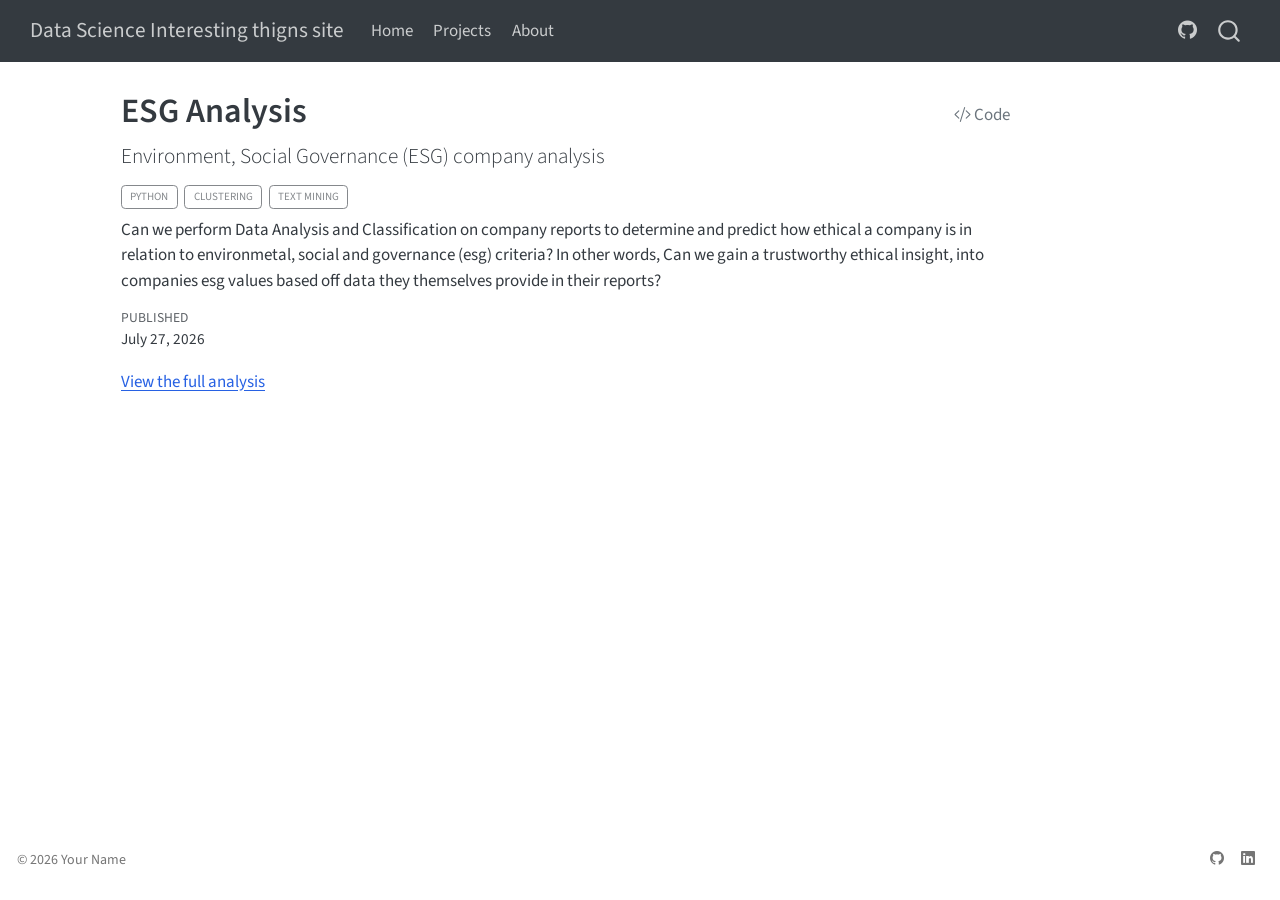
<file: notebooks/esg_text_mining_poc_final.html>
<!DOCTYPE html>
<html xmlns="http://www.w3.org/1999/xhtml" lang="en" xml:lang="en"><head>

<meta charset="utf-8">
<meta name="generator" content="quarto-1.10.18">

<meta name="viewport" content="width=device-width, initial-scale=1.0, user-scalable=yes">

<meta name="dcterms.date" content="2026-07-27">
<meta name="description" content="Can we perform Data Analysis and Classification on company reports to determine and predict how ethical a company is in relation to environmetal, social and governance (esg) criteria? In other words, Can we gain a trustworthy ethical insight, into companies esg values based off data they themselves provide in their reports?">

<title>ESG Analysis – Data Science Interesting thigns site</title>
<style>
/* Default styles provided by pandoc.
** See https://pandoc.org/MANUAL.html#variables-for-html for config info.
*/
span.smallcaps{font-variant: small-caps;}
div.columns{display: flex; gap: 1.5em;}
div.column{flex: auto;}
@media screen {
div.columns{gap: min(4vw, 1.5em);}
div.column{overflow-x: auto;}
}
div.hanging-indent{margin-left: 1.5em; text-indent: -1.5em;}
ul.task-list{list-style: none;}
ul.task-list li input[type="checkbox"] {
  width: 0.8em;
  margin: 0 0.8em 0.2em -1em; /* quarto-specific, see https://github.com/quarto-dev/quarto-cli/issues/4556 */ 
  vertical-align: middle;
}
/* CSS for syntax highlighting */
html { -webkit-text-size-adjust: 100%; }
pre > code.sourceCode { white-space: pre; position: relative; }
pre > code.sourceCode > span { display: inline-block; line-height: 1.25; }
pre > code.sourceCode > span:empty { height: 1.2em; }
.sourceCode { overflow: visible; }
code.sourceCode > span { color: inherit; text-decoration: inherit; }
div.sourceCode { margin: 1em 0; }
pre.sourceCode { margin: 0; }
@media screen {
div.sourceCode { overflow: auto; }
}
@media print {
pre > code.sourceCode { white-space: pre-wrap; }
pre > code.sourceCode > span { text-indent: -5em; padding-left: 5em; }
}
pre.numberSource code
  { counter-reset: source-line 0; }
pre.numberSource code > span
  { position: relative; left: -4em; counter-increment: source-line; }
pre.numberSource code > span > a:first-child::before
  { content: counter(source-line);
    position: relative; left: -1em; text-align: right; vertical-align: baseline;
    border: none; display: inline-block;
    -webkit-touch-callout: none; -webkit-user-select: none;
    -khtml-user-select: none; -moz-user-select: none;
    -ms-user-select: none; user-select: none;
    padding: 0 4px; width: 4em;
  }
pre.numberSource { margin-left: 3em;  padding-left: 4px; }
div.sourceCode
  {   }
@media screen {
pre > code.sourceCode > span > a:first-child::before { text-decoration: underline; }
}
</style>


<script src="../site_libs/quarto-nav/quarto-nav.js"></script>
<script src="../site_libs/quarto-nav/headroom.min.js"></script>
<script src="../site_libs/clipboard/clipboard.min.js"></script>
<script src="../site_libs/quarto-search/autocomplete.umd.js"></script>
<script src="../site_libs/quarto-search/fuse.min.js"></script>
<script src="../site_libs/quarto-search/quarto-search.js"></script>
<meta name="quarto:offset" content="../">
<script src="../site_libs/quarto-html/quarto.js" type="module"></script>
<script src="../site_libs/quarto-html/tabsets/tabsets.js" type="module"></script>
<script src="../site_libs/quarto-html/popper.min.js"></script>
<script src="../site_libs/quarto-html/tippy.umd.min.js"></script>
<script src="../site_libs/quarto-html/anchor.min.js"></script>
<link href="../site_libs/quarto-html/tippy.css" rel="stylesheet">
<link href="../site_libs/quarto-html/quarto-syntax-highlighting-64a204ab8560d761af7679ceaba22944.css" rel="stylesheet" id="quarto-text-highlighting-styles">
<script src="../site_libs/bootstrap/bootstrap.min.js"></script>
<link href="../site_libs/bootstrap/bootstrap-icons.css" rel="stylesheet">
<link href="../site_libs/bootstrap/bootstrap-d57f2d73581145ef48db94a814ca1f2d.min.css" rel="stylesheet" append-hash="true" id="quarto-bootstrap" data-mode="light">
<script id="quarto-search-options" type="application/json">{
  "location": "navbar",
  "copy-button": false,
  "collapse-after": 3,
  "panel-placement": "end",
  "type": "overlay",
  "limit": 50,
  "keyboard-shortcut": [
    "f",
    "/",
    "s"
  ],
  "show-item-context": false,
  "language": {
    "search-no-results-text": "No results",
    "search-matching-documents-text": "matching documents",
    "search-copy-link-title": "Copy link to search",
    "search-hide-matches-text": "Hide additional matches",
    "search-more-match-text": "more match in this document",
    "search-more-matches-text": "more matches in this document",
    "search-clear-button-title": "Clear",
    "search-text-placeholder": "",
    "search-detached-cancel-button-title": "Cancel",
    "search-submit-button-title": "Submit",
    "search-label": "Search"
  }
}</script>
<style>html{ scroll-behavior: smooth; }</style>


<link rel="stylesheet" href="../styles.css">
</head>

<body class="nav-fixed quarto-light">

<div id="quarto-search-results"></div>
  <header id="quarto-header" class="headroom fixed-top">
    <nav class="navbar navbar-expand-lg " data-bs-theme="dark">
      <div class="navbar-container container-fluid">
      <div class="navbar-brand-container mx-auto">
    <a class="navbar-brand" href="../index.html">
    <span class="navbar-title">Data Science Interesting thigns site</span>
    </a>
  </div>
            <div id="quarto-search" class="" title="Search"></div>
          <button class="navbar-toggler" type="button" data-bs-toggle="collapse" data-bs-target="#navbarCollapse" aria-controls="navbarCollapse" role="menu" aria-expanded="false" aria-label="Toggle navigation" onclick="if (window.quartoToggleHeadroom) { window.quartoToggleHeadroom(); }">
  <span class="navbar-toggler-icon"></span>
</button>
          <div class="collapse navbar-collapse" id="navbarCollapse">
            <ul class="navbar-nav navbar-nav-scroll me-auto">
  <li class="nav-item">
    <a class="nav-link" href="../index.html"> 
<span class="menu-text">Home</span></a>
  </li>  
  <li class="nav-item">
    <a class="nav-link" href="../projects.html"> 
<span class="menu-text">Projects</span></a>
  </li>  
  <li class="nav-item">
    <a class="nav-link" href="../about.html"> 
<span class="menu-text">About</span></a>
  </li>  
</ul>
            <ul class="navbar-nav navbar-nav-scroll ms-auto">
  <li class="nav-item compact">
    <a class="nav-link" href="https://github.com/eamonnk/datascience"> <i class="bi bi-github" role="img" aria-label="GitHub repo">
</i> 
<span class="menu-text"></span></a>
  </li>  
</ul>
          </div> <!-- /navcollapse -->
            <div class="quarto-navbar-tools">
</div>
      </div> <!-- /container-fluid -->
    </nav>
</header>
<!-- content -->
<div id="quarto-content" class="quarto-container page-columns page-rows-contents page-layout-article page-navbar">
<!-- sidebar -->
<!-- margin-sidebar -->
    <div id="quarto-margin-sidebar" class="sidebar margin-sidebar zindex-bottom">
        
    </div>
<!-- main -->
<main class="content" id="quarto-document-content">

<header id="title-block-header" class="quarto-title-block default">
<div class="quarto-title">
<div class="quarto-title-block"><div><h1 class="title">ESG Analysis</h1><button type="button" class="btn code-tools-button" id="quarto-code-tools-source"><i class="bi"></i> Code</button></div></div>
<p class="subtitle lead">Environment, Social Governance (ESG) company analysis</p>
  <div class="quarto-categories">
    <div class="quarto-category">Python</div>
    <div class="quarto-category">Clustering</div>
    <div class="quarto-category">Text Mining</div>
  </div>
  </div>

<div>
  <div class="description">
    Can we perform Data Analysis and Classification on company reports to determine and predict how ethical a company is in relation to environmetal, social and governance (esg) criteria? In other words, Can we gain a trustworthy ethical insight, into companies esg values based off data they themselves provide in their reports?
  </div>
</div>


<div class="quarto-title-meta">

    
    <div>
    <div class="quarto-title-meta-heading">Published</div>
    <div class="quarto-title-meta-contents">
      <p class="date">July 27, 2026</p>
    </div>
  </div>
  
    
  </div>
  


</header>


<p><a href="../html/esg_text_mining_poc_final.html">View the full analysis</a></p>


<!-- -->


</main> <!-- /main -->
<script id="quarto-html-after-body" type="application/javascript">
  window.document.addEventListener("DOMContentLoaded", function (event) {
    const icon = "";
    const anchorJS = new window.AnchorJS();
    anchorJS.options = {
      placement: 'right',
      icon: icon
    };
    anchorJS.add('.anchored');
    const isCodeAnnotation = (el) => {
      for (const clz of el.classList) {
        if (clz.startsWith('code-annotation-')) {                     
          return true;
        }
      }
      return false;
    }
    const onCopySuccess = function(e) {
      // button target
      const button = e.trigger;
      // don't keep focus
      button.blur();
      // flash "checked"
      button.classList.add('code-copy-button-checked');
      var currentTitle = button.getAttribute("title");
      button.setAttribute("title", "Copied!");
      let tooltip;
      if (window.bootstrap) {
        button.setAttribute("data-bs-toggle", "tooltip");
        button.setAttribute("data-bs-placement", "left");
        button.setAttribute("data-bs-title", "Copied!");
        tooltip = new bootstrap.Tooltip(button, 
          { trigger: "manual", 
            customClass: "code-copy-button-tooltip",
            offset: [0, -8]});
        tooltip.show();    
      }
      setTimeout(function() {
        if (tooltip) {
          tooltip.hide();
          button.removeAttribute("data-bs-title");
          button.removeAttribute("data-bs-toggle");
          button.removeAttribute("data-bs-placement");
        }
        button.setAttribute("title", currentTitle);
        button.classList.remove('code-copy-button-checked');
      }, 1000);
      // clear code selection
      e.clearSelection();
    }
    const getTextToCopy = function(trigger) {
      const outerScaffold = trigger.parentElement.cloneNode(true);
      const codeEl = outerScaffold.querySelector('code');
      for (const childEl of codeEl.children) {
        if (isCodeAnnotation(childEl)) {
          childEl.remove();
        }
      }
      return codeEl.innerText;
    }
    const clipboard = new window.ClipboardJS('.code-copy-button:not([data-in-quarto-modal])', {
      text: getTextToCopy
    });
    clipboard.on('success', onCopySuccess);
    if (window.document.getElementById('quarto-embedded-source-code-modal')) {
      const clipboardModal = new window.ClipboardJS('.code-copy-button[data-in-quarto-modal]', {
        text: getTextToCopy,
        container: window.document.getElementById('quarto-embedded-source-code-modal')
      });
      clipboardModal.on('success', onCopySuccess);
    }
    const viewSource = window.document.getElementById('quarto-view-source') ||
                       window.document.getElementById('quarto-code-tools-source');
    if (viewSource) {
      const sourceUrl = viewSource.getAttribute("data-quarto-source-url");
      viewSource.addEventListener("click", function(e) {
        if (sourceUrl) {
          // rstudio viewer pane
          if (/\bcapabilities=\b/.test(window.location)) {
            window.open(sourceUrl);
          } else {
            window.location.href = sourceUrl;
          }
        } else {
          const modal = new bootstrap.Modal(document.getElementById('quarto-embedded-source-code-modal'));
          modal.show();
        }
        return false;
      });
    }
    function toggleCodeHandler(show) {
      return function(e) {
        const cellDetails = window.document.querySelectorAll(".cell details.code-fold");
        for (let i=0; i<cellDetails.length; i++) {
          const details = cellDetails[i];
          if (show) {
            details.open = true;
          } else {
            details.removeAttribute("open");
          }
        }
        const cellCodeDivs = window.document.querySelectorAll(".cell div.sourceCode.cell-code");
        const fromCls = show ? "hidden" : "unhidden";
        const toCls = show ? "unhidden" : "hidden";
        for (let i=0; i<cellCodeDivs.length; i++) {
          const codeDiv = cellCodeDivs[i];
          if (codeDiv.classList.contains(fromCls)) {
            codeDiv.classList.remove(fromCls);
            codeDiv.classList.add(toCls);
          } 
        }
        return false;
      }
    }
    const hideAllCode = window.document.getElementById("quarto-hide-all-code");
    if (hideAllCode) {
      hideAllCode.addEventListener("click", toggleCodeHandler(false));
    }
    const showAllCode = window.document.getElementById("quarto-show-all-code");
    if (showAllCode) {
      showAllCode.addEventListener("click", toggleCodeHandler(true));
    }
      var localhostRegex = new RegExp(/^(?:http|https):\/\/localhost\:?[0-9]*\//);
      var mailtoRegex = new RegExp(/^mailto:/);
        var filterRegex = new RegExp("https:\/\/eamonnk\.github\.io\/datascience");
      var isInternal = (href) => {
          return filterRegex.test(href) || localhostRegex.test(href) || mailtoRegex.test(href);
      }
      // Inspect non-navigation links and adorn them if external
     var links = window.document.querySelectorAll('a[href]:not(.nav-link):not(.navbar-brand):not(.toc-action):not(.sidebar-link):not(.sidebar-item-toggle):not(.pagination-link):not(.no-external):not([aria-hidden]):not(.dropdown-item):not(.quarto-navigation-tool):not(.about-link)');
      for (var i=0; i<links.length; i++) {
        const link = links[i];
        if (!isInternal(link.href)) {
          // undo the damage that might have been done by quarto-nav.js in the case of
          // links that we want to consider external
          if (link.dataset.originalHref !== undefined) {
            link.href = link.dataset.originalHref;
          }
        }
      }
    function tippyHover(el, contentFn, onTriggerFn, onUntriggerFn) {
      const config = {
        allowHTML: true,
        maxWidth: 500,
        delay: 100,
        arrow: false,
        appendTo: function(el) {
            return el.parentElement;
        },
        interactive: true,
        interactiveBorder: 10,
        theme: 'quarto',
        placement: 'bottom-start',
      };
      if (contentFn) {
        config.content = contentFn;
      }
      if (onTriggerFn) {
        config.onTrigger = onTriggerFn;
      }
      if (onUntriggerFn) {
        config.onUntrigger = onUntriggerFn;
      }
      window.tippy(el, config); 
    }
    const noterefs = window.document.querySelectorAll('a[role="doc-noteref"]');
    for (var i=0; i<noterefs.length; i++) {
      const ref = noterefs[i];
      tippyHover(ref, function() {
        // use id or data attribute instead here
        let href = ref.getAttribute('data-footnote-href') || ref.getAttribute('href');
        try { href = new URL(href).hash; } catch {}
        const id = href.replace(/^#\/?/, "");
        const note = window.document.getElementById(id);
        if (note) {
          return note.innerHTML;
        } else {
          return "";
        }
      });
    }
    const xrefs = window.document.querySelectorAll('a.quarto-xref');
    const processXRef = (id, note) => {
      // Strip column container classes
      const stripColumnClz = (el) => {
        el.classList.remove("page-full", "page-columns");
        if (el.children) {
          for (const child of el.children) {
            stripColumnClz(child);
          }
        }
      }
      stripColumnClz(note)
      if (id === null || id.startsWith('sec-')) {
        // Special case sections, only their first couple elements
        const container = document.createElement("div");
        if (note.children && note.children.length > 2) {
          container.appendChild(note.children[0].cloneNode(true));
          for (let i = 1; i < note.children.length; i++) {
            const child = note.children[i];
            if (child.tagName === "P" && child.innerText === "") {
              continue;
            } else {
              container.appendChild(child.cloneNode(true));
              break;
            }
          }
          if (window.Quarto?.typesetMath) {
            window.Quarto.typesetMath(container);
          }
          return container.innerHTML
        } else {
          if (window.Quarto?.typesetMath) {
            window.Quarto.typesetMath(note);
          }
          return note.innerHTML;
        }
      } else {
        // Remove any anchor links if they are present
        const anchorLink = note.querySelector('a.anchorjs-link');
        if (anchorLink) {
          anchorLink.remove();
        }
        if (window.Quarto?.typesetMath) {
          window.Quarto.typesetMath(note);
        }
        if (note.classList.contains("callout")) {
          return note.outerHTML;
        } else {
          return note.innerHTML;
        }
      }
    }
    for (var i=0; i<xrefs.length; i++) {
      const xref = xrefs[i];
      tippyHover(xref, undefined, function(instance) {
        instance.disable();
        let url = xref.getAttribute('href');
        let hash = undefined; 
        if (url.startsWith('#')) {
          hash = url;
        } else {
          try { hash = new URL(url).hash; } catch {}
        }
        if (hash) {
          const id = hash.replace(/^#\/?/, "");
          const note = window.document.getElementById(id);
          if (note !== null) {
            try {
              const html = processXRef(id, note.cloneNode(true));
              instance.setContent(html);
            } finally {
              instance.enable();
              instance.show();
            }
          } else {
            // See if we can fetch this
            fetch(url.split('#')[0])
            .then(res => res.text())
            .then(html => {
              const parser = new DOMParser();
              const htmlDoc = parser.parseFromString(html, "text/html");
              const note = htmlDoc.getElementById(id);
              if (note !== null) {
                const html = processXRef(id, note);
                instance.setContent(html);
              } 
            }).finally(() => {
              instance.enable();
              instance.show();
            });
          }
        } else {
          // See if we can fetch a full url (with no hash to target)
          // This is a special case and we should probably do some content thinning / targeting
          fetch(url)
          .then(res => res.text())
          .then(html => {
            const parser = new DOMParser();
            const htmlDoc = parser.parseFromString(html, "text/html");
            const note = htmlDoc.querySelector('main.content');
            if (note !== null) {
              // This should only happen for chapter cross references
              // (since there is no id in the URL)
              // remove the first header
              if (note.children.length > 0 && note.children[0].tagName === "HEADER") {
                note.children[0].remove();
              }
              const html = processXRef(null, note);
              instance.setContent(html);
            } 
          }).finally(() => {
            instance.enable();
            instance.show();
          });
        }
      }, function(instance) {
      });
    }
        let selectedAnnoteEl;
        const selectorForAnnotation = ( cell, annotation) => {
          let cellAttr = 'data-code-cell="' + cell + '"';
          let lineAttr = 'data-code-annotation="' +  annotation + '"';
          const selector = 'span[' + cellAttr + '][' + lineAttr + ']';
          return selector;
        }
        const selectCodeLines = (annoteEl) => {
          const doc = window.document;
          const targetCell = annoteEl.getAttribute("data-target-cell");
          const targetAnnotation = annoteEl.getAttribute("data-target-annotation");
          const annoteSpan = window.document.querySelector(selectorForAnnotation(targetCell, targetAnnotation));
          const lines = annoteSpan.getAttribute("data-code-lines").split(",");
          const lineIds = lines.map((line) => {
            return targetCell + "-" + line;
          })
          let top = null;
          let height = null;
          let parent = null;
          if (lineIds.length > 0) {
              //compute the position of the single el (top and bottom and make a div)
              const el = window.document.getElementById(lineIds[0]);
              top = el.offsetTop;
              height = el.offsetHeight;
              parent = el.parentElement.parentElement;
            if (lineIds.length > 1) {
              const lastEl = window.document.getElementById(lineIds[lineIds.length - 1]);
              const bottom = lastEl.offsetTop + lastEl.offsetHeight;
              height = bottom - top;
            }
            if (top !== null && height !== null && parent !== null) {
              // cook up a div (if necessary) and position it 
              let div = window.document.getElementById("code-annotation-line-highlight");
              if (div === null) {
                div = window.document.createElement("div");
                div.setAttribute("id", "code-annotation-line-highlight");
                div.style.position = 'absolute';
                parent.appendChild(div);
              }
              div.style.top = top - 2 + "px";
              div.style.height = height + 4 + "px";
              div.style.left = 0;
              let gutterDiv = window.document.getElementById("code-annotation-line-highlight-gutter");
              if (gutterDiv === null) {
                gutterDiv = window.document.createElement("div");
                gutterDiv.setAttribute("id", "code-annotation-line-highlight-gutter");
                gutterDiv.style.position = 'absolute';
                const codeCell = window.document.getElementById(targetCell);
                const gutter = codeCell.querySelector('.code-annotation-gutter');
                gutter.appendChild(gutterDiv);
              }
              gutterDiv.style.top = top - 2 + "px";
              gutterDiv.style.height = height + 4 + "px";
            }
            selectedAnnoteEl = annoteEl;
          }
        };
        const unselectCodeLines = () => {
          const elementsIds = ["code-annotation-line-highlight", "code-annotation-line-highlight-gutter"];
          elementsIds.forEach((elId) => {
            const div = window.document.getElementById(elId);
            if (div) {
              div.remove();
            }
          });
          selectedAnnoteEl = undefined;
        };
          // Handle positioning of the toggle
      window.addEventListener(
        "resize",
        throttle(() => {
          elRect = undefined;
          if (selectedAnnoteEl) {
            selectCodeLines(selectedAnnoteEl);
          }
        }, 10)
      );
      function throttle(fn, ms) {
      let throttle = false;
      let timer;
        return (...args) => {
          if(!throttle) { // first call gets through
              fn.apply(this, args);
              throttle = true;
          } else { // all the others get throttled
              if(timer) clearTimeout(timer); // cancel #2
              timer = setTimeout(() => {
                fn.apply(this, args);
                timer = throttle = false;
              }, ms);
          }
        };
      }
        // Attach click handler to the DT
        const annoteDls = window.document.querySelectorAll('dt[data-target-cell]');
        for (const annoteDlNode of annoteDls) {
          annoteDlNode.addEventListener('click', (event) => {
            const clickedEl = event.target;
            if (clickedEl !== selectedAnnoteEl) {
              unselectCodeLines();
              const activeEl = window.document.querySelector('dt[data-target-cell].code-annotation-active');
              if (activeEl) {
                activeEl.classList.remove('code-annotation-active');
              }
              selectCodeLines(clickedEl);
              clickedEl.classList.add('code-annotation-active');
            } else {
              // Unselect the line
              unselectCodeLines();
              clickedEl.classList.remove('code-annotation-active');
            }
          });
        }
    const findCites = (el) => {
      const parentEl = el.parentElement;
      if (parentEl) {
        const cites = parentEl.dataset.cites;
        if (cites) {
          return {
            el,
            cites: cites.split(' ')
          };
        } else {
          return findCites(el.parentElement)
        }
      } else {
        return undefined;
      }
    };
    var bibliorefs = window.document.querySelectorAll('a[role="doc-biblioref"]');
    for (var i=0; i<bibliorefs.length; i++) {
      const ref = bibliorefs[i];
      const citeInfo = findCites(ref);
      if (citeInfo) {
        tippyHover(citeInfo.el, function() {
          var popup = window.document.createElement('div');
          citeInfo.cites.forEach(function(cite) {
            var citeDiv = window.document.createElement('div');
            citeDiv.classList.add('hanging-indent');
            citeDiv.classList.add('csl-entry');
            var biblioDiv = window.document.getElementById('ref-' + cite);
            if (biblioDiv) {
              citeDiv.innerHTML = biblioDiv.innerHTML;
            }
            popup.appendChild(citeDiv);
          });
          return popup.innerHTML;
        });
      }
    }
  });
  </script><div class="modal fade" id="quarto-embedded-source-code-modal" tabindex="-1" aria-labelledby="quarto-embedded-source-code-modal-label" aria-hidden="true"><div class="modal-dialog modal-dialog-scrollable"><div class="modal-content"><div class="modal-header"><h5 class="modal-title" id="quarto-embedded-source-code-modal-label">Source Code</h5><button class="btn-close" data-bs-dismiss="modal"></button></div><div class="modal-body"><div class="">
<div class="code-copy-outer-scaffold"><div class="sourceCode" id="cb1" data-shortcodes="false"><pre class="sourceCode markdown code-with-copy"><code class="sourceCode markdown"><span id="cb1-1"><a href="#cb1-1" aria-hidden="true" tabindex="-1"></a><span class="co">---</span></span>
<span id="cb1-2"><a href="#cb1-2" aria-hidden="true" tabindex="-1"></a><span class="an">title:</span><span class="co"> "ESG Analysis"</span></span>
<span id="cb1-3"><a href="#cb1-3" aria-hidden="true" tabindex="-1"></a><span class="an">subtitle:</span><span class="co"> "Environment, Social Governance (ESG) company analysis"</span></span>
<span id="cb1-4"><a href="#cb1-4" aria-hidden="true" tabindex="-1"></a><span class="an">description:</span><span class="co"> "Can we perform Data Analysis and Classification on company reports to determine and predict how ethical a company is in relation to environmetal, social and governance (esg) criteria? In other words, Can we gain a trustworthy ethical insight, into companies esg values based off data they themselves provide in their reports?"</span></span>
<span id="cb1-5"><a href="#cb1-5" aria-hidden="true" tabindex="-1"></a><span class="an">date:</span><span class="co"> "2026-07-27"</span></span>
<span id="cb1-6"><a href="#cb1-6" aria-hidden="true" tabindex="-1"></a><span class="an">categories:</span><span class="co"> [Python, Clustering, Text Mining]</span></span>
<span id="cb1-7"><a href="#cb1-7" aria-hidden="true" tabindex="-1"></a><span class="co">---</span></span>
<span id="cb1-8"><a href="#cb1-8" aria-hidden="true" tabindex="-1"></a></span>
<span id="cb1-9"><a href="#cb1-9" aria-hidden="true" tabindex="-1"></a><span class="co">[</span><span class="ot">View the full analysis</span><span class="co">](../html/esg_text_mining_poc_final.html)</span></span></code></pre></div><button title="Copy to Clipboard" class="code-copy-button" data-in-quarto-modal=""><i class="bi"></i></button></div>
</div></div></div></div></div>
</div> <!-- /content -->
<footer class="footer">
  <div class="nav-footer">
    <div class="nav-footer-left">
<p>© 2026 Your Name</p>
</div>   
    <div class="nav-footer-center">
      &nbsp;
    </div>
    <div class="nav-footer-right">
      <ul class="footer-items list-unstyled">
    <li class="nav-item compact">
    <a class="nav-link" href="https://github.com/eamonnk">
      <i class="bi bi-github" role="img">
</i> 
    </a>
  </li>  
    <li class="nav-item compact">
    <a class="nav-link" href="https://linkedin.com/in/YOUR-LINKEDIN">
      <i class="bi bi-linkedin" role="img">
</i> 
    </a>
  </li>  
</ul>
    </div>
  </div>
</footer>




<script src="../site_libs/quarto-html/zenscroll-min.js"></script>
</body></html>
</file>
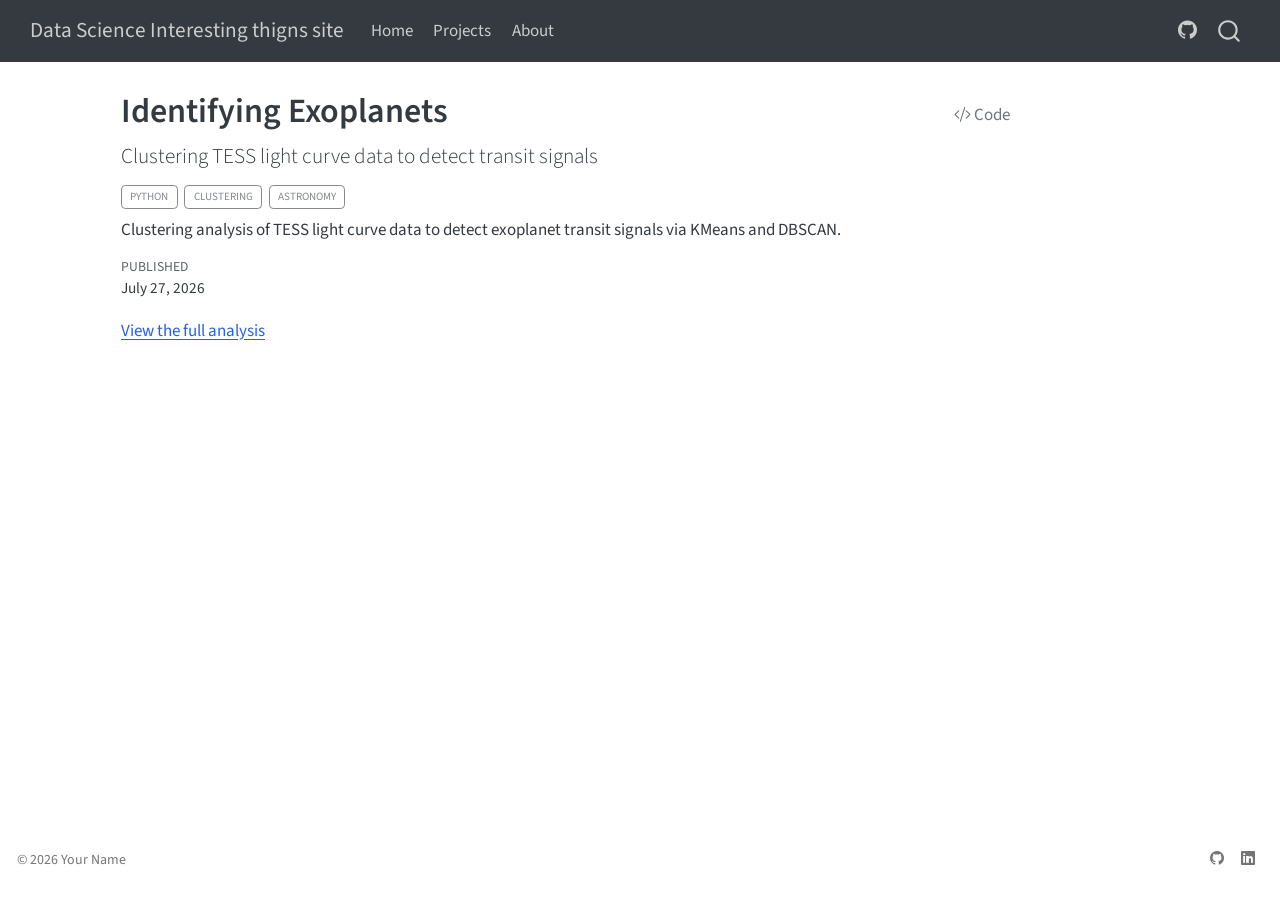
<file: notebooks/exoplanet-clustering.html>
<!DOCTYPE html>
<html xmlns="http://www.w3.org/1999/xhtml" lang="en" xml:lang="en"><head>

<meta charset="utf-8">
<meta name="generator" content="quarto-1.10.18">

<meta name="viewport" content="width=device-width, initial-scale=1.0, user-scalable=yes">

<meta name="dcterms.date" content="2026-07-27">
<meta name="description" content="Clustering analysis of TESS light curve data to detect exoplanet transit signals via KMeans and DBSCAN.">

<title>Identifying Exoplanets – Data Science Interesting thigns site</title>
<style>
/* Default styles provided by pandoc.
** See https://pandoc.org/MANUAL.html#variables-for-html for config info.
*/
span.smallcaps{font-variant: small-caps;}
div.columns{display: flex; gap: 1.5em;}
div.column{flex: auto;}
@media screen {
div.columns{gap: min(4vw, 1.5em);}
div.column{overflow-x: auto;}
}
div.hanging-indent{margin-left: 1.5em; text-indent: -1.5em;}
ul.task-list{list-style: none;}
ul.task-list li input[type="checkbox"] {
  width: 0.8em;
  margin: 0 0.8em 0.2em -1em; /* quarto-specific, see https://github.com/quarto-dev/quarto-cli/issues/4556 */ 
  vertical-align: middle;
}
/* CSS for syntax highlighting */
html { -webkit-text-size-adjust: 100%; }
pre > code.sourceCode { white-space: pre; position: relative; }
pre > code.sourceCode > span { display: inline-block; line-height: 1.25; }
pre > code.sourceCode > span:empty { height: 1.2em; }
.sourceCode { overflow: visible; }
code.sourceCode > span { color: inherit; text-decoration: inherit; }
div.sourceCode { margin: 1em 0; }
pre.sourceCode { margin: 0; }
@media screen {
div.sourceCode { overflow: auto; }
}
@media print {
pre > code.sourceCode { white-space: pre-wrap; }
pre > code.sourceCode > span { text-indent: -5em; padding-left: 5em; }
}
pre.numberSource code
  { counter-reset: source-line 0; }
pre.numberSource code > span
  { position: relative; left: -4em; counter-increment: source-line; }
pre.numberSource code > span > a:first-child::before
  { content: counter(source-line);
    position: relative; left: -1em; text-align: right; vertical-align: baseline;
    border: none; display: inline-block;
    -webkit-touch-callout: none; -webkit-user-select: none;
    -khtml-user-select: none; -moz-user-select: none;
    -ms-user-select: none; user-select: none;
    padding: 0 4px; width: 4em;
  }
pre.numberSource { margin-left: 3em;  padding-left: 4px; }
div.sourceCode
  {   }
@media screen {
pre > code.sourceCode > span > a:first-child::before { text-decoration: underline; }
}
</style>


<script src="../site_libs/quarto-nav/quarto-nav.js"></script>
<script src="../site_libs/quarto-nav/headroom.min.js"></script>
<script src="../site_libs/clipboard/clipboard.min.js"></script>
<script src="../site_libs/quarto-search/autocomplete.umd.js"></script>
<script src="../site_libs/quarto-search/fuse.min.js"></script>
<script src="../site_libs/quarto-search/quarto-search.js"></script>
<meta name="quarto:offset" content="../">
<script src="../site_libs/quarto-html/quarto.js" type="module"></script>
<script src="../site_libs/quarto-html/tabsets/tabsets.js" type="module"></script>
<script src="../site_libs/quarto-html/popper.min.js"></script>
<script src="../site_libs/quarto-html/tippy.umd.min.js"></script>
<script src="../site_libs/quarto-html/anchor.min.js"></script>
<link href="../site_libs/quarto-html/tippy.css" rel="stylesheet">
<link href="../site_libs/quarto-html/quarto-syntax-highlighting-64a204ab8560d761af7679ceaba22944.css" rel="stylesheet" id="quarto-text-highlighting-styles">
<script src="../site_libs/bootstrap/bootstrap.min.js"></script>
<link href="../site_libs/bootstrap/bootstrap-icons.css" rel="stylesheet">
<link href="../site_libs/bootstrap/bootstrap-d57f2d73581145ef48db94a814ca1f2d.min.css" rel="stylesheet" append-hash="true" id="quarto-bootstrap" data-mode="light">
<script id="quarto-search-options" type="application/json">{
  "location": "navbar",
  "copy-button": false,
  "collapse-after": 3,
  "panel-placement": "end",
  "type": "overlay",
  "limit": 50,
  "keyboard-shortcut": [
    "f",
    "/",
    "s"
  ],
  "show-item-context": false,
  "language": {
    "search-no-results-text": "No results",
    "search-matching-documents-text": "matching documents",
    "search-copy-link-title": "Copy link to search",
    "search-hide-matches-text": "Hide additional matches",
    "search-more-match-text": "more match in this document",
    "search-more-matches-text": "more matches in this document",
    "search-clear-button-title": "Clear",
    "search-text-placeholder": "",
    "search-detached-cancel-button-title": "Cancel",
    "search-submit-button-title": "Submit",
    "search-label": "Search"
  }
}</script>
<style>html{ scroll-behavior: smooth; }</style>


<link rel="stylesheet" href="../styles.css">
</head>

<body class="nav-fixed quarto-light">

<div id="quarto-search-results"></div>
  <header id="quarto-header" class="headroom fixed-top">
    <nav class="navbar navbar-expand-lg " data-bs-theme="dark">
      <div class="navbar-container container-fluid">
      <div class="navbar-brand-container mx-auto">
    <a class="navbar-brand" href="../index.html">
    <span class="navbar-title">Data Science Interesting thigns site</span>
    </a>
  </div>
            <div id="quarto-search" class="" title="Search"></div>
          <button class="navbar-toggler" type="button" data-bs-toggle="collapse" data-bs-target="#navbarCollapse" aria-controls="navbarCollapse" role="menu" aria-expanded="false" aria-label="Toggle navigation" onclick="if (window.quartoToggleHeadroom) { window.quartoToggleHeadroom(); }">
  <span class="navbar-toggler-icon"></span>
</button>
          <div class="collapse navbar-collapse" id="navbarCollapse">
            <ul class="navbar-nav navbar-nav-scroll me-auto">
  <li class="nav-item">
    <a class="nav-link" href="../index.html"> 
<span class="menu-text">Home</span></a>
  </li>  
  <li class="nav-item">
    <a class="nav-link" href="../projects.html"> 
<span class="menu-text">Projects</span></a>
  </li>  
  <li class="nav-item">
    <a class="nav-link" href="../about.html"> 
<span class="menu-text">About</span></a>
  </li>  
</ul>
            <ul class="navbar-nav navbar-nav-scroll ms-auto">
  <li class="nav-item compact">
    <a class="nav-link" href="https://github.com/eamonnk/datascience"> <i class="bi bi-github" role="img" aria-label="GitHub repo">
</i> 
<span class="menu-text"></span></a>
  </li>  
</ul>
          </div> <!-- /navcollapse -->
            <div class="quarto-navbar-tools">
</div>
      </div> <!-- /container-fluid -->
    </nav>
</header>
<!-- content -->
<div id="quarto-content" class="quarto-container page-columns page-rows-contents page-layout-article page-navbar">
<!-- sidebar -->
<!-- margin-sidebar -->
    <div id="quarto-margin-sidebar" class="sidebar margin-sidebar zindex-bottom">
        
    </div>
<!-- main -->
<main class="content" id="quarto-document-content">

<header id="title-block-header" class="quarto-title-block default">
<div class="quarto-title">
<div class="quarto-title-block"><div><h1 class="title">Identifying Exoplanets</h1><button type="button" class="btn code-tools-button" id="quarto-code-tools-source"><i class="bi"></i> Code</button></div></div>
<p class="subtitle lead">Clustering TESS light curve data to detect transit signals</p>
  <div class="quarto-categories">
    <div class="quarto-category">Python</div>
    <div class="quarto-category">Clustering</div>
    <div class="quarto-category">Astronomy</div>
  </div>
  </div>

<div>
  <div class="description">
    Clustering analysis of TESS light curve data to detect exoplanet transit signals via KMeans and DBSCAN.
  </div>
</div>


<div class="quarto-title-meta">

    
    <div>
    <div class="quarto-title-meta-heading">Published</div>
    <div class="quarto-title-meta-contents">
      <p class="date">July 27, 2026</p>
    </div>
  </div>
  
    
  </div>
  


</header>


<p><a href="../html/exoplanet_id_clustering_final.html">View the full analysis</a></p>


<!-- -->


</main> <!-- /main -->
<script id="quarto-html-after-body" type="application/javascript">
  window.document.addEventListener("DOMContentLoaded", function (event) {
    const icon = "";
    const anchorJS = new window.AnchorJS();
    anchorJS.options = {
      placement: 'right',
      icon: icon
    };
    anchorJS.add('.anchored');
    const isCodeAnnotation = (el) => {
      for (const clz of el.classList) {
        if (clz.startsWith('code-annotation-')) {                     
          return true;
        }
      }
      return false;
    }
    const onCopySuccess = function(e) {
      // button target
      const button = e.trigger;
      // don't keep focus
      button.blur();
      // flash "checked"
      button.classList.add('code-copy-button-checked');
      var currentTitle = button.getAttribute("title");
      button.setAttribute("title", "Copied!");
      let tooltip;
      if (window.bootstrap) {
        button.setAttribute("data-bs-toggle", "tooltip");
        button.setAttribute("data-bs-placement", "left");
        button.setAttribute("data-bs-title", "Copied!");
        tooltip = new bootstrap.Tooltip(button, 
          { trigger: "manual", 
            customClass: "code-copy-button-tooltip",
            offset: [0, -8]});
        tooltip.show();    
      }
      setTimeout(function() {
        if (tooltip) {
          tooltip.hide();
          button.removeAttribute("data-bs-title");
          button.removeAttribute("data-bs-toggle");
          button.removeAttribute("data-bs-placement");
        }
        button.setAttribute("title", currentTitle);
        button.classList.remove('code-copy-button-checked');
      }, 1000);
      // clear code selection
      e.clearSelection();
    }
    const getTextToCopy = function(trigger) {
      const outerScaffold = trigger.parentElement.cloneNode(true);
      const codeEl = outerScaffold.querySelector('code');
      for (const childEl of codeEl.children) {
        if (isCodeAnnotation(childEl)) {
          childEl.remove();
        }
      }
      return codeEl.innerText;
    }
    const clipboard = new window.ClipboardJS('.code-copy-button:not([data-in-quarto-modal])', {
      text: getTextToCopy
    });
    clipboard.on('success', onCopySuccess);
    if (window.document.getElementById('quarto-embedded-source-code-modal')) {
      const clipboardModal = new window.ClipboardJS('.code-copy-button[data-in-quarto-modal]', {
        text: getTextToCopy,
        container: window.document.getElementById('quarto-embedded-source-code-modal')
      });
      clipboardModal.on('success', onCopySuccess);
    }
    const viewSource = window.document.getElementById('quarto-view-source') ||
                       window.document.getElementById('quarto-code-tools-source');
    if (viewSource) {
      const sourceUrl = viewSource.getAttribute("data-quarto-source-url");
      viewSource.addEventListener("click", function(e) {
        if (sourceUrl) {
          // rstudio viewer pane
          if (/\bcapabilities=\b/.test(window.location)) {
            window.open(sourceUrl);
          } else {
            window.location.href = sourceUrl;
          }
        } else {
          const modal = new bootstrap.Modal(document.getElementById('quarto-embedded-source-code-modal'));
          modal.show();
        }
        return false;
      });
    }
    function toggleCodeHandler(show) {
      return function(e) {
        const cellDetails = window.document.querySelectorAll(".cell details.code-fold");
        for (let i=0; i<cellDetails.length; i++) {
          const details = cellDetails[i];
          if (show) {
            details.open = true;
          } else {
            details.removeAttribute("open");
          }
        }
        const cellCodeDivs = window.document.querySelectorAll(".cell div.sourceCode.cell-code");
        const fromCls = show ? "hidden" : "unhidden";
        const toCls = show ? "unhidden" : "hidden";
        for (let i=0; i<cellCodeDivs.length; i++) {
          const codeDiv = cellCodeDivs[i];
          if (codeDiv.classList.contains(fromCls)) {
            codeDiv.classList.remove(fromCls);
            codeDiv.classList.add(toCls);
          } 
        }
        return false;
      }
    }
    const hideAllCode = window.document.getElementById("quarto-hide-all-code");
    if (hideAllCode) {
      hideAllCode.addEventListener("click", toggleCodeHandler(false));
    }
    const showAllCode = window.document.getElementById("quarto-show-all-code");
    if (showAllCode) {
      showAllCode.addEventListener("click", toggleCodeHandler(true));
    }
      var localhostRegex = new RegExp(/^(?:http|https):\/\/localhost\:?[0-9]*\//);
      var mailtoRegex = new RegExp(/^mailto:/);
        var filterRegex = new RegExp("https:\/\/eamonnk\.github\.io\/datascience");
      var isInternal = (href) => {
          return filterRegex.test(href) || localhostRegex.test(href) || mailtoRegex.test(href);
      }
      // Inspect non-navigation links and adorn them if external
     var links = window.document.querySelectorAll('a[href]:not(.nav-link):not(.navbar-brand):not(.toc-action):not(.sidebar-link):not(.sidebar-item-toggle):not(.pagination-link):not(.no-external):not([aria-hidden]):not(.dropdown-item):not(.quarto-navigation-tool):not(.about-link)');
      for (var i=0; i<links.length; i++) {
        const link = links[i];
        if (!isInternal(link.href)) {
          // undo the damage that might have been done by quarto-nav.js in the case of
          // links that we want to consider external
          if (link.dataset.originalHref !== undefined) {
            link.href = link.dataset.originalHref;
          }
        }
      }
    function tippyHover(el, contentFn, onTriggerFn, onUntriggerFn) {
      const config = {
        allowHTML: true,
        maxWidth: 500,
        delay: 100,
        arrow: false,
        appendTo: function(el) {
            return el.parentElement;
        },
        interactive: true,
        interactiveBorder: 10,
        theme: 'quarto',
        placement: 'bottom-start',
      };
      if (contentFn) {
        config.content = contentFn;
      }
      if (onTriggerFn) {
        config.onTrigger = onTriggerFn;
      }
      if (onUntriggerFn) {
        config.onUntrigger = onUntriggerFn;
      }
      window.tippy(el, config); 
    }
    const noterefs = window.document.querySelectorAll('a[role="doc-noteref"]');
    for (var i=0; i<noterefs.length; i++) {
      const ref = noterefs[i];
      tippyHover(ref, function() {
        // use id or data attribute instead here
        let href = ref.getAttribute('data-footnote-href') || ref.getAttribute('href');
        try { href = new URL(href).hash; } catch {}
        const id = href.replace(/^#\/?/, "");
        const note = window.document.getElementById(id);
        if (note) {
          return note.innerHTML;
        } else {
          return "";
        }
      });
    }
    const xrefs = window.document.querySelectorAll('a.quarto-xref');
    const processXRef = (id, note) => {
      // Strip column container classes
      const stripColumnClz = (el) => {
        el.classList.remove("page-full", "page-columns");
        if (el.children) {
          for (const child of el.children) {
            stripColumnClz(child);
          }
        }
      }
      stripColumnClz(note)
      if (id === null || id.startsWith('sec-')) {
        // Special case sections, only their first couple elements
        const container = document.createElement("div");
        if (note.children && note.children.length > 2) {
          container.appendChild(note.children[0].cloneNode(true));
          for (let i = 1; i < note.children.length; i++) {
            const child = note.children[i];
            if (child.tagName === "P" && child.innerText === "") {
              continue;
            } else {
              container.appendChild(child.cloneNode(true));
              break;
            }
          }
          if (window.Quarto?.typesetMath) {
            window.Quarto.typesetMath(container);
          }
          return container.innerHTML
        } else {
          if (window.Quarto?.typesetMath) {
            window.Quarto.typesetMath(note);
          }
          return note.innerHTML;
        }
      } else {
        // Remove any anchor links if they are present
        const anchorLink = note.querySelector('a.anchorjs-link');
        if (anchorLink) {
          anchorLink.remove();
        }
        if (window.Quarto?.typesetMath) {
          window.Quarto.typesetMath(note);
        }
        if (note.classList.contains("callout")) {
          return note.outerHTML;
        } else {
          return note.innerHTML;
        }
      }
    }
    for (var i=0; i<xrefs.length; i++) {
      const xref = xrefs[i];
      tippyHover(xref, undefined, function(instance) {
        instance.disable();
        let url = xref.getAttribute('href');
        let hash = undefined; 
        if (url.startsWith('#')) {
          hash = url;
        } else {
          try { hash = new URL(url).hash; } catch {}
        }
        if (hash) {
          const id = hash.replace(/^#\/?/, "");
          const note = window.document.getElementById(id);
          if (note !== null) {
            try {
              const html = processXRef(id, note.cloneNode(true));
              instance.setContent(html);
            } finally {
              instance.enable();
              instance.show();
            }
          } else {
            // See if we can fetch this
            fetch(url.split('#')[0])
            .then(res => res.text())
            .then(html => {
              const parser = new DOMParser();
              const htmlDoc = parser.parseFromString(html, "text/html");
              const note = htmlDoc.getElementById(id);
              if (note !== null) {
                const html = processXRef(id, note);
                instance.setContent(html);
              } 
            }).finally(() => {
              instance.enable();
              instance.show();
            });
          }
        } else {
          // See if we can fetch a full url (with no hash to target)
          // This is a special case and we should probably do some content thinning / targeting
          fetch(url)
          .then(res => res.text())
          .then(html => {
            const parser = new DOMParser();
            const htmlDoc = parser.parseFromString(html, "text/html");
            const note = htmlDoc.querySelector('main.content');
            if (note !== null) {
              // This should only happen for chapter cross references
              // (since there is no id in the URL)
              // remove the first header
              if (note.children.length > 0 && note.children[0].tagName === "HEADER") {
                note.children[0].remove();
              }
              const html = processXRef(null, note);
              instance.setContent(html);
            } 
          }).finally(() => {
            instance.enable();
            instance.show();
          });
        }
      }, function(instance) {
      });
    }
        let selectedAnnoteEl;
        const selectorForAnnotation = ( cell, annotation) => {
          let cellAttr = 'data-code-cell="' + cell + '"';
          let lineAttr = 'data-code-annotation="' +  annotation + '"';
          const selector = 'span[' + cellAttr + '][' + lineAttr + ']';
          return selector;
        }
        const selectCodeLines = (annoteEl) => {
          const doc = window.document;
          const targetCell = annoteEl.getAttribute("data-target-cell");
          const targetAnnotation = annoteEl.getAttribute("data-target-annotation");
          const annoteSpan = window.document.querySelector(selectorForAnnotation(targetCell, targetAnnotation));
          const lines = annoteSpan.getAttribute("data-code-lines").split(",");
          const lineIds = lines.map((line) => {
            return targetCell + "-" + line;
          })
          let top = null;
          let height = null;
          let parent = null;
          if (lineIds.length > 0) {
              //compute the position of the single el (top and bottom and make a div)
              const el = window.document.getElementById(lineIds[0]);
              top = el.offsetTop;
              height = el.offsetHeight;
              parent = el.parentElement.parentElement;
            if (lineIds.length > 1) {
              const lastEl = window.document.getElementById(lineIds[lineIds.length - 1]);
              const bottom = lastEl.offsetTop + lastEl.offsetHeight;
              height = bottom - top;
            }
            if (top !== null && height !== null && parent !== null) {
              // cook up a div (if necessary) and position it 
              let div = window.document.getElementById("code-annotation-line-highlight");
              if (div === null) {
                div = window.document.createElement("div");
                div.setAttribute("id", "code-annotation-line-highlight");
                div.style.position = 'absolute';
                parent.appendChild(div);
              }
              div.style.top = top - 2 + "px";
              div.style.height = height + 4 + "px";
              div.style.left = 0;
              let gutterDiv = window.document.getElementById("code-annotation-line-highlight-gutter");
              if (gutterDiv === null) {
                gutterDiv = window.document.createElement("div");
                gutterDiv.setAttribute("id", "code-annotation-line-highlight-gutter");
                gutterDiv.style.position = 'absolute';
                const codeCell = window.document.getElementById(targetCell);
                const gutter = codeCell.querySelector('.code-annotation-gutter');
                gutter.appendChild(gutterDiv);
              }
              gutterDiv.style.top = top - 2 + "px";
              gutterDiv.style.height = height + 4 + "px";
            }
            selectedAnnoteEl = annoteEl;
          }
        };
        const unselectCodeLines = () => {
          const elementsIds = ["code-annotation-line-highlight", "code-annotation-line-highlight-gutter"];
          elementsIds.forEach((elId) => {
            const div = window.document.getElementById(elId);
            if (div) {
              div.remove();
            }
          });
          selectedAnnoteEl = undefined;
        };
          // Handle positioning of the toggle
      window.addEventListener(
        "resize",
        throttle(() => {
          elRect = undefined;
          if (selectedAnnoteEl) {
            selectCodeLines(selectedAnnoteEl);
          }
        }, 10)
      );
      function throttle(fn, ms) {
      let throttle = false;
      let timer;
        return (...args) => {
          if(!throttle) { // first call gets through
              fn.apply(this, args);
              throttle = true;
          } else { // all the others get throttled
              if(timer) clearTimeout(timer); // cancel #2
              timer = setTimeout(() => {
                fn.apply(this, args);
                timer = throttle = false;
              }, ms);
          }
        };
      }
        // Attach click handler to the DT
        const annoteDls = window.document.querySelectorAll('dt[data-target-cell]');
        for (const annoteDlNode of annoteDls) {
          annoteDlNode.addEventListener('click', (event) => {
            const clickedEl = event.target;
            if (clickedEl !== selectedAnnoteEl) {
              unselectCodeLines();
              const activeEl = window.document.querySelector('dt[data-target-cell].code-annotation-active');
              if (activeEl) {
                activeEl.classList.remove('code-annotation-active');
              }
              selectCodeLines(clickedEl);
              clickedEl.classList.add('code-annotation-active');
            } else {
              // Unselect the line
              unselectCodeLines();
              clickedEl.classList.remove('code-annotation-active');
            }
          });
        }
    const findCites = (el) => {
      const parentEl = el.parentElement;
      if (parentEl) {
        const cites = parentEl.dataset.cites;
        if (cites) {
          return {
            el,
            cites: cites.split(' ')
          };
        } else {
          return findCites(el.parentElement)
        }
      } else {
        return undefined;
      }
    };
    var bibliorefs = window.document.querySelectorAll('a[role="doc-biblioref"]');
    for (var i=0; i<bibliorefs.length; i++) {
      const ref = bibliorefs[i];
      const citeInfo = findCites(ref);
      if (citeInfo) {
        tippyHover(citeInfo.el, function() {
          var popup = window.document.createElement('div');
          citeInfo.cites.forEach(function(cite) {
            var citeDiv = window.document.createElement('div');
            citeDiv.classList.add('hanging-indent');
            citeDiv.classList.add('csl-entry');
            var biblioDiv = window.document.getElementById('ref-' + cite);
            if (biblioDiv) {
              citeDiv.innerHTML = biblioDiv.innerHTML;
            }
            popup.appendChild(citeDiv);
          });
          return popup.innerHTML;
        });
      }
    }
  });
  </script><div class="modal fade" id="quarto-embedded-source-code-modal" tabindex="-1" aria-labelledby="quarto-embedded-source-code-modal-label" aria-hidden="true"><div class="modal-dialog modal-dialog-scrollable"><div class="modal-content"><div class="modal-header"><h5 class="modal-title" id="quarto-embedded-source-code-modal-label">Source Code</h5><button class="btn-close" data-bs-dismiss="modal"></button></div><div class="modal-body"><div class="">
<div class="code-copy-outer-scaffold"><div class="sourceCode" id="cb1" data-shortcodes="false"><pre class="sourceCode markdown code-with-copy"><code class="sourceCode markdown"><span id="cb1-1"><a href="#cb1-1" aria-hidden="true" tabindex="-1"></a><span class="co">---</span></span>
<span id="cb1-2"><a href="#cb1-2" aria-hidden="true" tabindex="-1"></a><span class="an">title:</span><span class="co"> "Identifying Exoplanets"</span></span>
<span id="cb1-3"><a href="#cb1-3" aria-hidden="true" tabindex="-1"></a><span class="an">subtitle:</span><span class="co"> "Clustering TESS light curve data to detect transit signals"</span></span>
<span id="cb1-4"><a href="#cb1-4" aria-hidden="true" tabindex="-1"></a><span class="an">description:</span><span class="co"> "Clustering analysis of TESS light curve data to detect exoplanet transit signals via KMeans and DBSCAN."</span></span>
<span id="cb1-5"><a href="#cb1-5" aria-hidden="true" tabindex="-1"></a><span class="an">date:</span><span class="co"> "2026-07-27"</span></span>
<span id="cb1-6"><a href="#cb1-6" aria-hidden="true" tabindex="-1"></a><span class="an">categories:</span><span class="co"> [Python, Clustering, Astronomy]</span></span>
<span id="cb1-7"><a href="#cb1-7" aria-hidden="true" tabindex="-1"></a><span class="co">---</span></span>
<span id="cb1-8"><a href="#cb1-8" aria-hidden="true" tabindex="-1"></a></span>
<span id="cb1-9"><a href="#cb1-9" aria-hidden="true" tabindex="-1"></a><span class="co">[</span><span class="ot">View the full analysis</span><span class="co">](../html/exoplanet_id_clustering_final.html)</span></span></code></pre></div><button title="Copy to Clipboard" class="code-copy-button" data-in-quarto-modal=""><i class="bi"></i></button></div>
</div></div></div></div></div>
</div> <!-- /content -->
<footer class="footer">
  <div class="nav-footer">
    <div class="nav-footer-left">
<p>© 2026 Your Name</p>
</div>   
    <div class="nav-footer-center">
      &nbsp;
    </div>
    <div class="nav-footer-right">
      <ul class="footer-items list-unstyled">
    <li class="nav-item compact">
    <a class="nav-link" href="https://github.com/eamonnk">
      <i class="bi bi-github" role="img">
</i> 
    </a>
  </li>  
    <li class="nav-item compact">
    <a class="nav-link" href="https://linkedin.com/in/YOUR-LINKEDIN">
      <i class="bi bi-linkedin" role="img">
</i> 
    </a>
  </li>  
</ul>
    </div>
  </div>
</footer>




<script src="../site_libs/quarto-html/zenscroll-min.js"></script>
</body></html>
</file>
<file: site_libs/quarto-html/tippy.css>
.tippy-box[data-animation=fade][data-state=hidden]{opacity:0}[data-tippy-root]{max-width:calc(100vw - 10px)}.tippy-box{position:relative;background-color:#333;color:#fff;border-radius:4px;font-size:14px;line-height:1.4;white-space:normal;outline:0;transition-property:transform,visibility,opacity}.tippy-box[data-placement^=top]>.tippy-arrow{bottom:0}.tippy-box[data-placement^=top]>.tippy-arrow:before{bottom:-7px;left:0;border-width:8px 8px 0;border-top-color:initial;transform-origin:center top}.tippy-box[data-placement^=bottom]>.tippy-arrow{top:0}.tippy-box[data-placement^=bottom]>.tippy-arrow:before{top:-7px;left:0;border-width:0 8px 8px;border-bottom-color:initial;transform-origin:center bottom}.tippy-box[data-placement^=left]>.tippy-arrow{right:0}.tippy-box[data-placement^=left]>.tippy-arrow:before{border-width:8px 0 8px 8px;border-left-color:initial;right:-7px;transform-origin:center left}.tippy-box[data-placement^=right]>.tippy-arrow{left:0}.tippy-box[data-placement^=right]>.tippy-arrow:before{left:-7px;border-width:8px 8px 8px 0;border-right-color:initial;transform-origin:center right}.tippy-box[data-inertia][data-state=visible]{transition-timing-function:cubic-bezier(.54,1.5,.38,1.11)}.tippy-arrow{width:16px;height:16px;color:#333}.tippy-arrow:before{content:"";position:absolute;border-color:transparent;border-style:solid}.tippy-content{position:relative;padding:5px 9px;z-index:1}
</file>
<file: site_libs/quarto-html/quarto-syntax-highlighting-64a204ab8560d761af7679ceaba22944.css>
/* quarto syntax highlight colors */
:root {
  --quarto-hl-ot-color: #003B4F;
  --quarto-hl-at-color: #657422;
  --quarto-hl-ss-color: #20794D;
  --quarto-hl-an-color: #5E5E5E;
  --quarto-hl-fu-color: #4758AB;
  --quarto-hl-st-color: #20794D;
  --quarto-hl-cf-color: #003B4F;
  --quarto-hl-op-color: #5E5E5E;
  --quarto-hl-er-color: #AD0000;
  --quarto-hl-bn-color: #AD0000;
  --quarto-hl-al-color: #AD0000;
  --quarto-hl-va-color: #111111;
  --quarto-hl-bu-color: inherit;
  --quarto-hl-ex-color: inherit;
  --quarto-hl-pp-color: #AD0000;
  --quarto-hl-in-color: #5E5E5E;
  --quarto-hl-vs-color: #20794D;
  --quarto-hl-wa-color: #5E5E5E;
  --quarto-hl-do-color: #5E5E5E;
  --quarto-hl-im-color: #00769E;
  --quarto-hl-ch-color: #20794D;
  --quarto-hl-dt-color: #AD0000;
  --quarto-hl-fl-color: #AD0000;
  --quarto-hl-co-color: #5E5E5E;
  --quarto-hl-cv-color: #5E5E5E;
  --quarto-hl-cn-color: #8f5902;
  --quarto-hl-sc-color: #5E5E5E;
  --quarto-hl-dv-color: #AD0000;
  --quarto-hl-kw-color: #003B4F;
}

/* other quarto variables */
:root {
  --quarto-font-monospace: SFMono-Regular, Menlo, Monaco, Consolas, "Liberation Mono", "Courier New", monospace;
}

/* syntax highlight based on Pandoc's rules */
pre > code.sourceCode > span {
  color: #003B4F;
}

code.sourceCode > span {
  color: #003B4F;
}

div.sourceCode,
div.sourceCode pre.sourceCode {
  color: #003B4F;
}

/* Normal */
code span {
  color: #003B4F;
}

/* Alert */
code span.al {
  color: #AD0000;
  font-style: inherit;
}

/* Annotation */
code span.an {
  color: #5E5E5E;
  font-style: inherit;
}

/* Attribute */
code span.at {
  color: #657422;
  font-style: inherit;
}

/* BaseN */
code span.bn {
  color: #AD0000;
  font-style: inherit;
}

/* BuiltIn */
code span.bu {
  font-style: inherit;
}

/* ControlFlow */
code span.cf {
  color: #003B4F;
  font-weight: bold;
  font-style: inherit;
}

/* Char */
code span.ch {
  color: #20794D;
  font-style: inherit;
}

/* Constant */
code span.cn {
  color: #8f5902;
  font-style: inherit;
}

/* Comment */
code span.co {
  color: #5E5E5E;
  font-style: inherit;
}

/* CommentVar */
code span.cv {
  color: #5E5E5E;
  font-style: italic;
}

/* Documentation */
code span.do {
  color: #5E5E5E;
  font-style: italic;
}

/* DataType */
code span.dt {
  color: #AD0000;
  font-style: inherit;
}

/* DecVal */
code span.dv {
  color: #AD0000;
  font-style: inherit;
}

/* Error */
code span.er {
  color: #AD0000;
  font-style: inherit;
}

/* Extension */
code span.ex {
  font-style: inherit;
}

/* Float */
code span.fl {
  color: #AD0000;
  font-style: inherit;
}

/* Function */
code span.fu {
  color: #4758AB;
  font-style: inherit;
}

/* Import */
code span.im {
  color: #00769E;
  font-style: inherit;
}

/* Information */
code span.in {
  color: #5E5E5E;
  font-style: inherit;
}

/* Keyword */
code span.kw {
  color: #003B4F;
  font-weight: bold;
  font-style: inherit;
}

/* Operator */
code span.op {
  color: #5E5E5E;
  font-style: inherit;
}

/* Other */
code span.ot {
  color: #003B4F;
  font-style: inherit;
}

/* Preprocessor */
code span.pp {
  color: #AD0000;
  font-style: inherit;
}

/* SpecialChar */
code span.sc {
  color: #5E5E5E;
  font-style: inherit;
}

/* SpecialString */
code span.ss {
  color: #20794D;
  font-style: inherit;
}

/* String */
code span.st {
  color: #20794D;
  font-style: inherit;
}

/* Variable */
code span.va {
  color: #111111;
  font-style: inherit;
}

/* VerbatimString */
code span.vs {
  color: #20794D;
  font-style: inherit;
}

/* Warning */
code span.wa {
  color: #5E5E5E;
  font-style: italic;
}

.prevent-inlining {
  content: "</";
}

/*# sourceMappingURL=9d8d5bb603a83b8298b89080a598c93b.css.map */
</file>
<file: styles.css>
/* Small tweaks on top of the Cosmo theme */

.quarto-title-banner {
  padding-top: 2rem;
  padding-bottom: 2rem;
}

.quarto-listing .quarto-grid-item {
  border-radius: 8px;
  transition: box-shadow 0.15s ease-in-out;
}

.quarto-listing .quarto-grid-item:hover {
  box-shadow: 0 4px 14px rgba(0, 0, 0, 0.12);
}

main {
  max-width: 900px;
}

code {
  border-radius: 4px;
}
</file>
